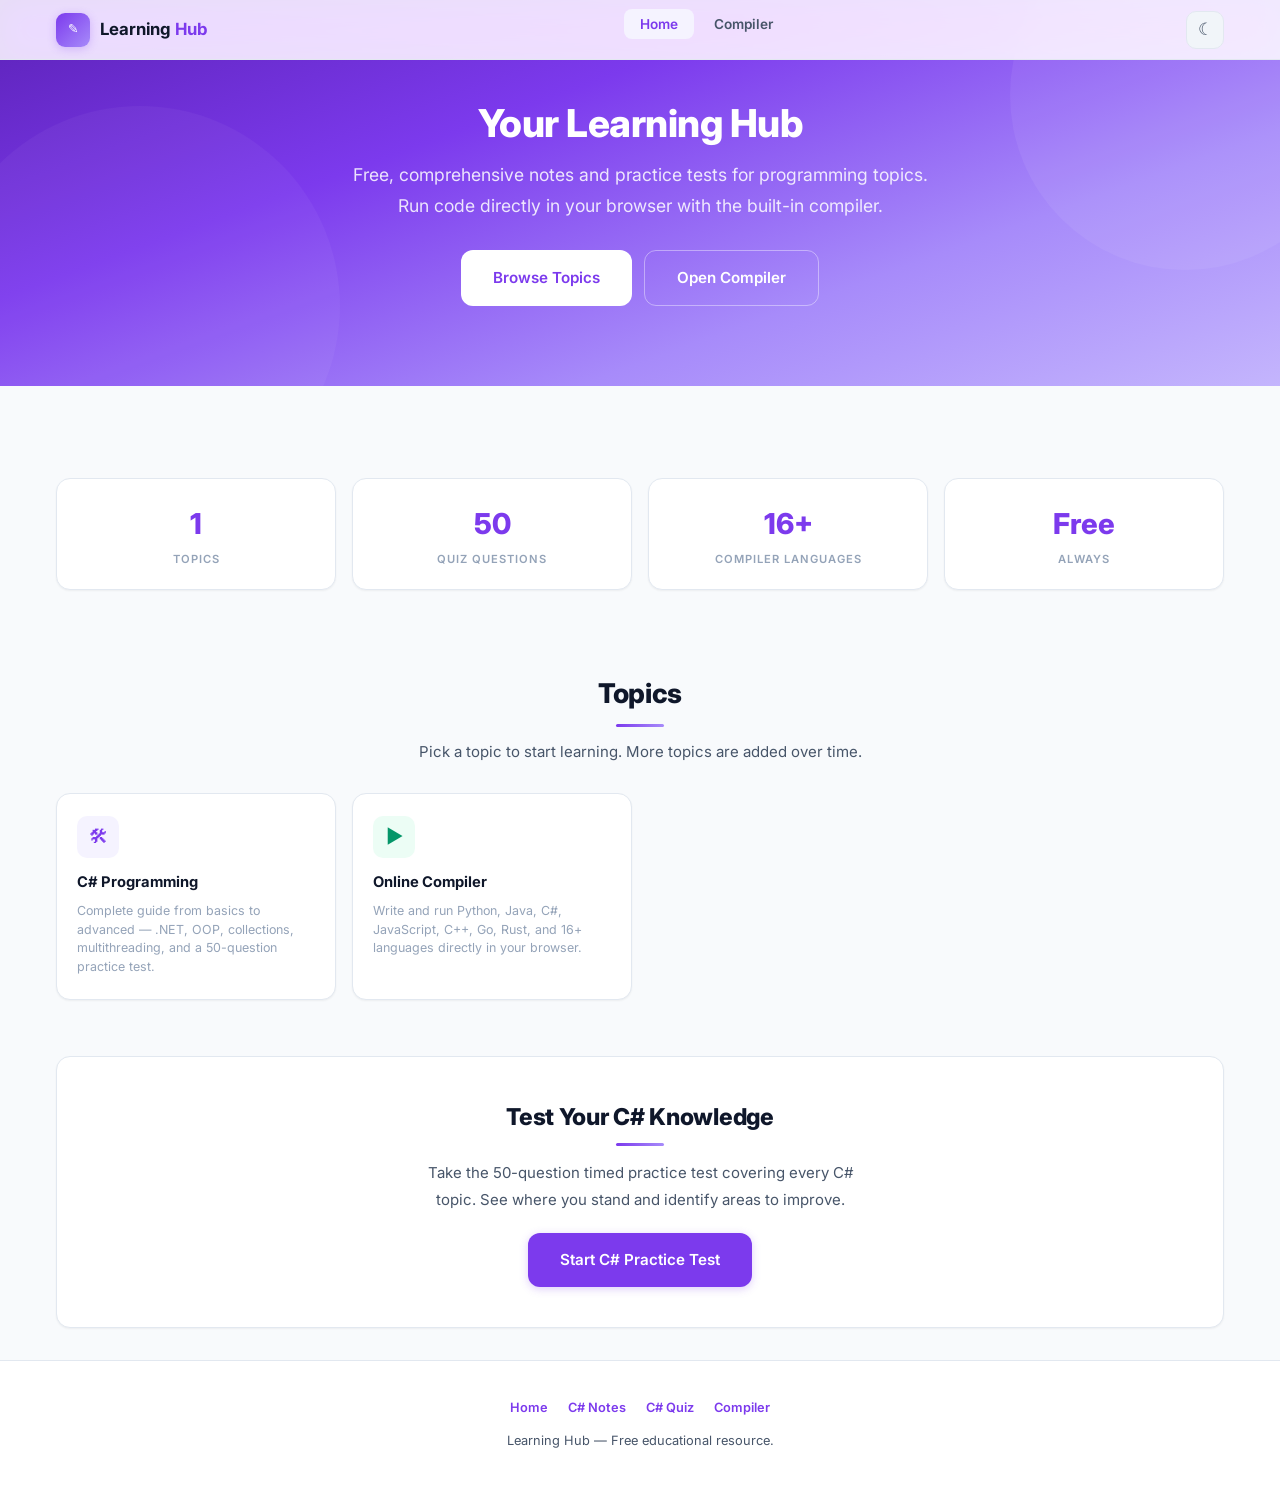
<file: index.html>
<!DOCTYPE html>
<html lang="en">
<head>
    <meta charset="UTF-8">
    <meta name="viewport" content="width=device-width, initial-scale=1.0">
    <title>Learning Hub - Notes, Quizzes & Online Compiler</title>
    <meta name="description" content="Free programming notes, practice tests, and an online compiler for C#, Python, Java, and more.">
    <link rel="preconnect" href="https://fonts.googleapis.com">
    <link href="https://fonts.googleapis.com/css2?family=Inter:wght@400;500;600;700;800&family=JetBrains+Mono:wght@400;500&display=swap" rel="stylesheet">
    <link rel="stylesheet" href="./css/style.css">
</head>
<body>

<nav class="navbar">
    <div class="container">
        <a href="index.html" class="nav-logo">
            <div class="nav-logo-icon">&#9998;</div>
            <div class="nav-logo-text">Learning <span>Hub</span></div>
        </a>
        <ul class="nav-links">
            <li><a href="index.html" class="active">Home</a></li>
            <li><a href="compiler.html">Compiler</a></li>
        </ul>
        <div class="nav-right">
            <button class="theme-toggle" onclick="toggleTheme()" aria-label="Toggle dark mode"></button>
            <button class="hamburger" onclick="toggleMobileNav()" aria-label="Menu">
                <svg viewBox="0 0 24 24" fill="none" stroke="currentColor" stroke-width="2"><path d="M3 12h18M3 6h18M3 18h18"/></svg>
            </button>
        </div>
    </div>
</nav>

<div class="mobile-nav" id="mobileNav">
    <div class="mobile-nav-inner">
        <a href="index.html" class="active">Home</a>
        <a href="compiler.html">Compiler</a>
    </div>
</div>

<section class="home-hero">
    <div class="container">
        <h1>Your Learning Hub</h1>
        <p>Free, comprehensive notes and practice tests for programming topics. Run code directly in your browser with the built-in compiler.</p>
        <div class="btn-group">
            <a href="#topics" class="btn btn-white btn-lg">Browse Topics</a>
            <a href="compiler.html" class="btn btn-outline btn-lg" style="color:#fff;border-color:rgba(255,255,255,.4);">Open Compiler</a>
        </div>
    </div>
</section>

<div class="content-no-sidebar">
    <div class="container">
        <div class="stats-bar">
            <div class="stat-card fade-in"><div class="val">1</div><div class="lbl">Topics</div></div>
            <div class="stat-card fade-in"><div class="val">50</div><div class="lbl">Quiz Questions</div></div>
            <div class="stat-card fade-in"><div class="val">16+</div><div class="lbl">Compiler Languages</div></div>
            <div class="stat-card fade-in"><div class="val">Free</div><div class="lbl">Always</div></div>
        </div>

        <div class="section-title" id="topics">
            <h2>Topics</h2>
            <div class="section-line"></div>
            <p>Pick a topic to start learning. More topics are added over time.</p>
        </div>

        <div class="topic-grid">
            <a href="csharp/notes.html" class="topic-card">
                <div class="topic-card-icon icon-purple">&#128736;</div>
                <h3>C# Programming</h3>
                <p>Complete guide from basics to advanced &mdash; .NET, OOP, collections, multithreading, and a 50-question practice test.</p>
            </a>
            <a href="compiler.html" class="topic-card">
                <div class="topic-card-icon icon-green">&#9654;</div>
                <h3>Online Compiler</h3>
                <p>Write and run Python, Java, C#, JavaScript, C++, Go, Rust, and 16+ languages directly in your browser.</p>
            </a>
            <!-- Add new topics here: create a folder (e.g. python/) with notes.html + quiz.html, then add a card -->
        </div>

        <div class="card" style="text-align:center;padding:40px 24px;margin:32px 0;">
            <h2>Test Your C# Knowledge</h2>
            <div class="section-line" style="margin:0 auto 14px;"></div>
            <p style="max-width:460px;margin:0 auto 20px;">Take the 50-question timed practice test covering every C# topic. See where you stand and identify areas to improve.</p>
            <a href="csharp/quiz.html" class="btn btn-primary btn-lg">Start C# Practice Test</a>
        </div>
    </div>
</div>

<footer class="footer">
    <div class="container">
        <div class="footer-links">
            <a href="index.html">Home</a>
            <a href="csharp/notes.html">C# Notes</a>
            <a href="csharp/quiz.html">C# Quiz</a>
            <a href="compiler.html">Compiler</a>
        </div>
        <p>Learning Hub &mdash; Free educational resource.</p>
    </div>
</footer>

<button class="back-top" id="backTop" onclick="window.scrollTo({top:0})">&#8593;</button>

<script src="./js/app.js"></script>
</body>
</html>
</file>
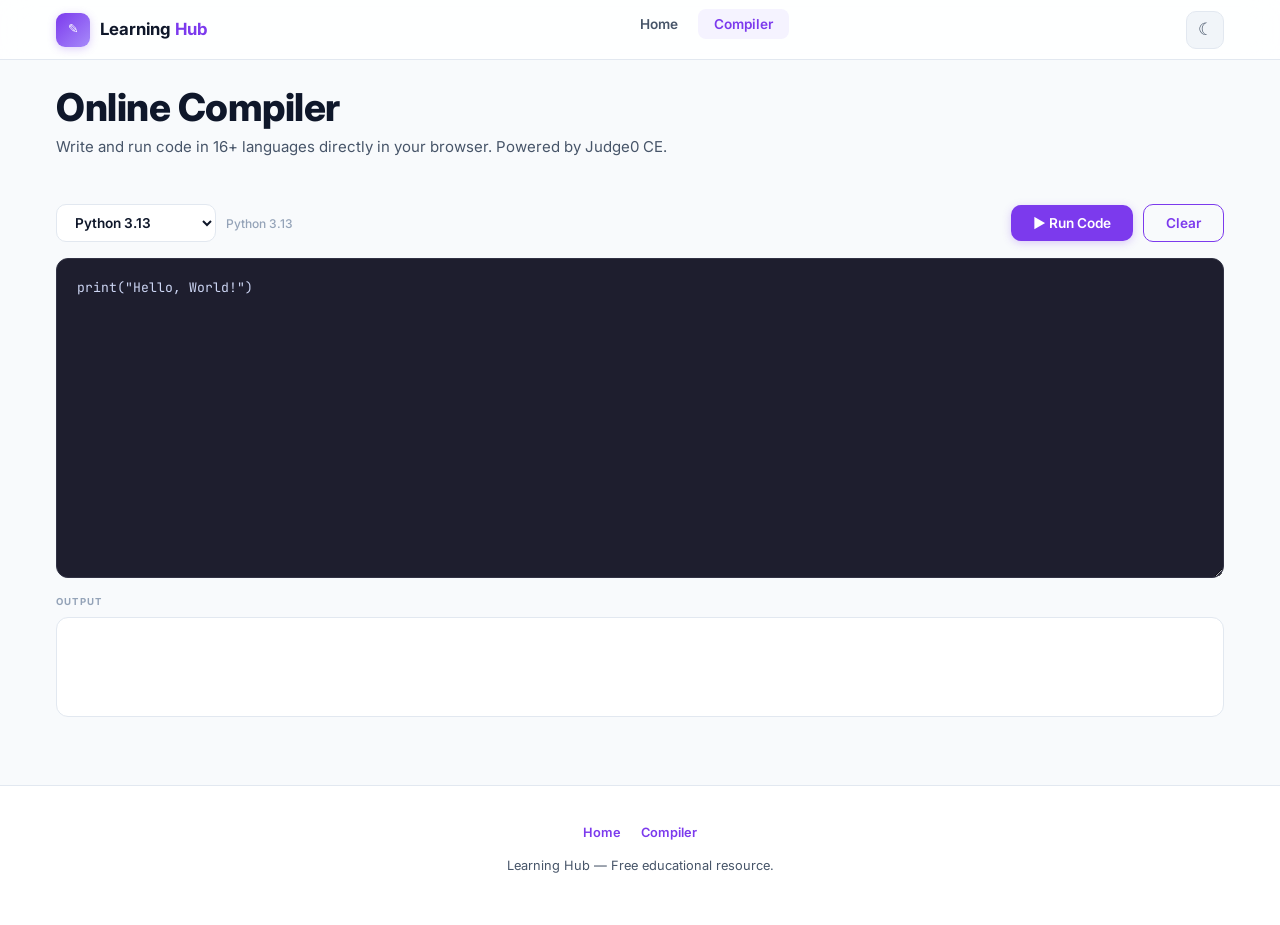
<file: compiler.html>
<!DOCTYPE html>
<html lang="en">
<head>
    <meta charset="UTF-8">
    <meta name="viewport" content="width=device-width, initial-scale=1.0">
    <title>Online Compiler - Learning Hub</title>
    <meta name="description" content="Run Python, Java, C#, JavaScript, C++, Go, Rust, and 16+ languages directly in your browser.">
    <link rel="preconnect" href="https://fonts.googleapis.com">
    <link href="https://fonts.googleapis.com/css2?family=Inter:wght@400;500;600;700;800&family=JetBrains+Mono:wght@400;500&display=swap" rel="stylesheet">
    <link rel="stylesheet" href="./css/style.css">
</head>
<body>

<nav class="navbar">
    <div class="container">
        <a href="index.html" class="nav-logo">
            <div class="nav-logo-icon">&#9998;</div>
            <div class="nav-logo-text">Learning <span>Hub</span></div>
        </a>
        <ul class="nav-links">
            <li><a href="index.html">Home</a></li>
            <li><a href="compiler.html" class="active">Compiler</a></li>
        </ul>
        <div class="nav-right">
            <button class="theme-toggle" onclick="toggleTheme()" aria-label="Toggle dark mode"></button>
            <button class="hamburger" onclick="toggleMobileNav()" aria-label="Menu">
                <svg viewBox="0 0 24 24" fill="none" stroke="currentColor" stroke-width="2"><path d="M3 12h18M3 6h18M3 18h18"/></svg>
            </button>
        </div>
    </div>
</nav>

<div class="mobile-nav" id="mobileNav">
    <div class="mobile-nav-inner">
        <a href="index.html">Home</a>
        <a href="compiler.html" class="active">Compiler</a>
    </div>
</div>

<div class="content-no-sidebar">
    <div class="container">
        <div style="padding-top:24px;">
            <h1 style="margin-bottom:4px;">Online Compiler</h1>
            <p style="margin-bottom:20px;">Write and run code in 16+ languages directly in your browser. Powered by Judge0 CE.</p>

            <div class="compiler-wrap">
                <div class="compiler-toolbar">
                    <select id="langSelect" class="compiler-select"></select>
                    <span id="langInfo" class="compiler-status"></span>
                    <div style="flex:1;"></div>
                    <button class="btn btn-primary" id="runBtn" onclick="runCode()">&#9654; Run Code</button>
                    <button class="btn btn-outline" onclick="clearEditor()">Clear</button>
                </div>

                <textarea id="codeEditor" class="compiler-editor" spellcheck="false" autocomplete="off" autocorrect="off" autocapitalize="off"></textarea>

                <div>
                    <div class="compiler-output-label">Output</div>
                    <div id="compilerOutput" class="compiler-output"></div>
                    <div id="runStatus" class="compiler-status" style="margin-top:8px;"></div>
                </div>
            </div>
        </div>
    </div>
</div>

<footer class="footer">
    <div class="container">
        <div class="footer-links">
            <a href="index.html">Home</a>
            <a href="compiler.html">Compiler</a>
        </div>
        <p>Learning Hub &mdash; Free educational resource.</p>
    </div>
</footer>

<button class="back-top" id="backTop" onclick="window.scrollTo({top:0})">&#8593;</button>

<script src="./js/app.js"></script>
<script src="./js/compiler.js"></script>
</body>
</html>
</file>
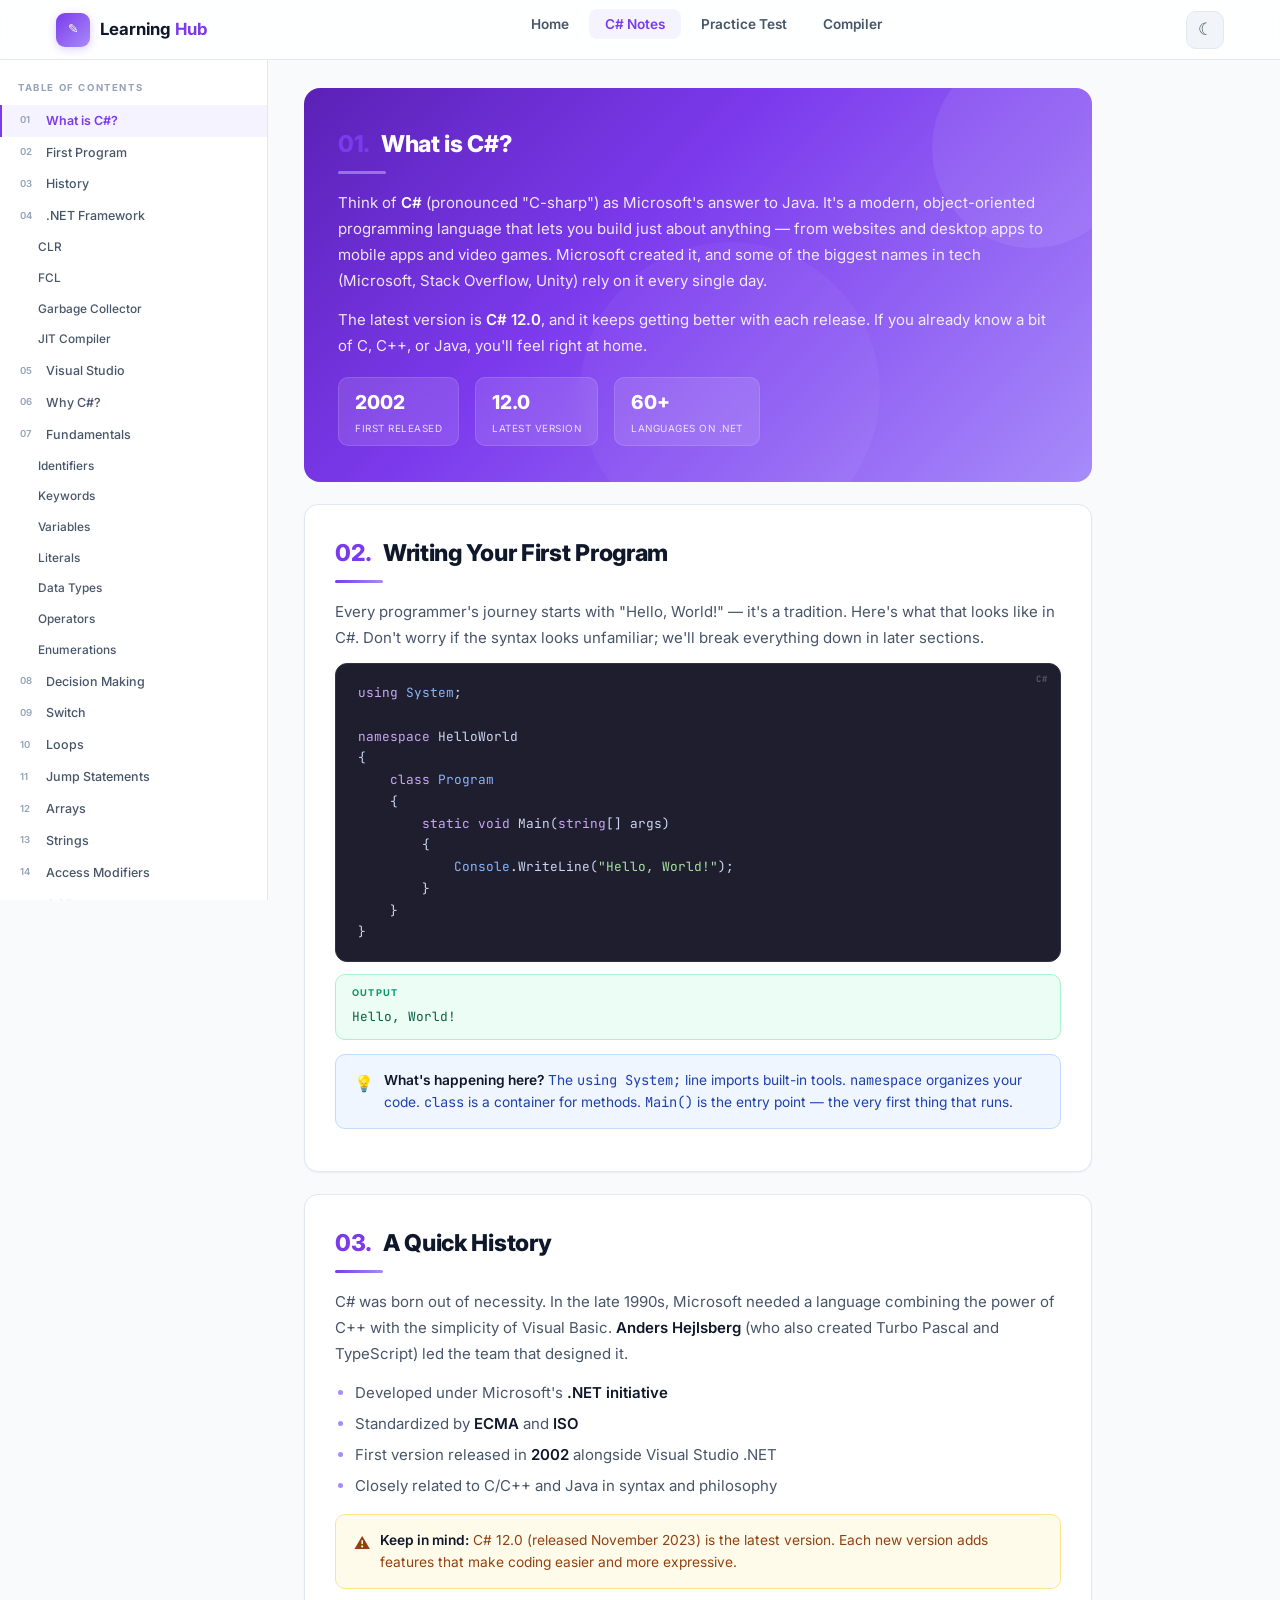
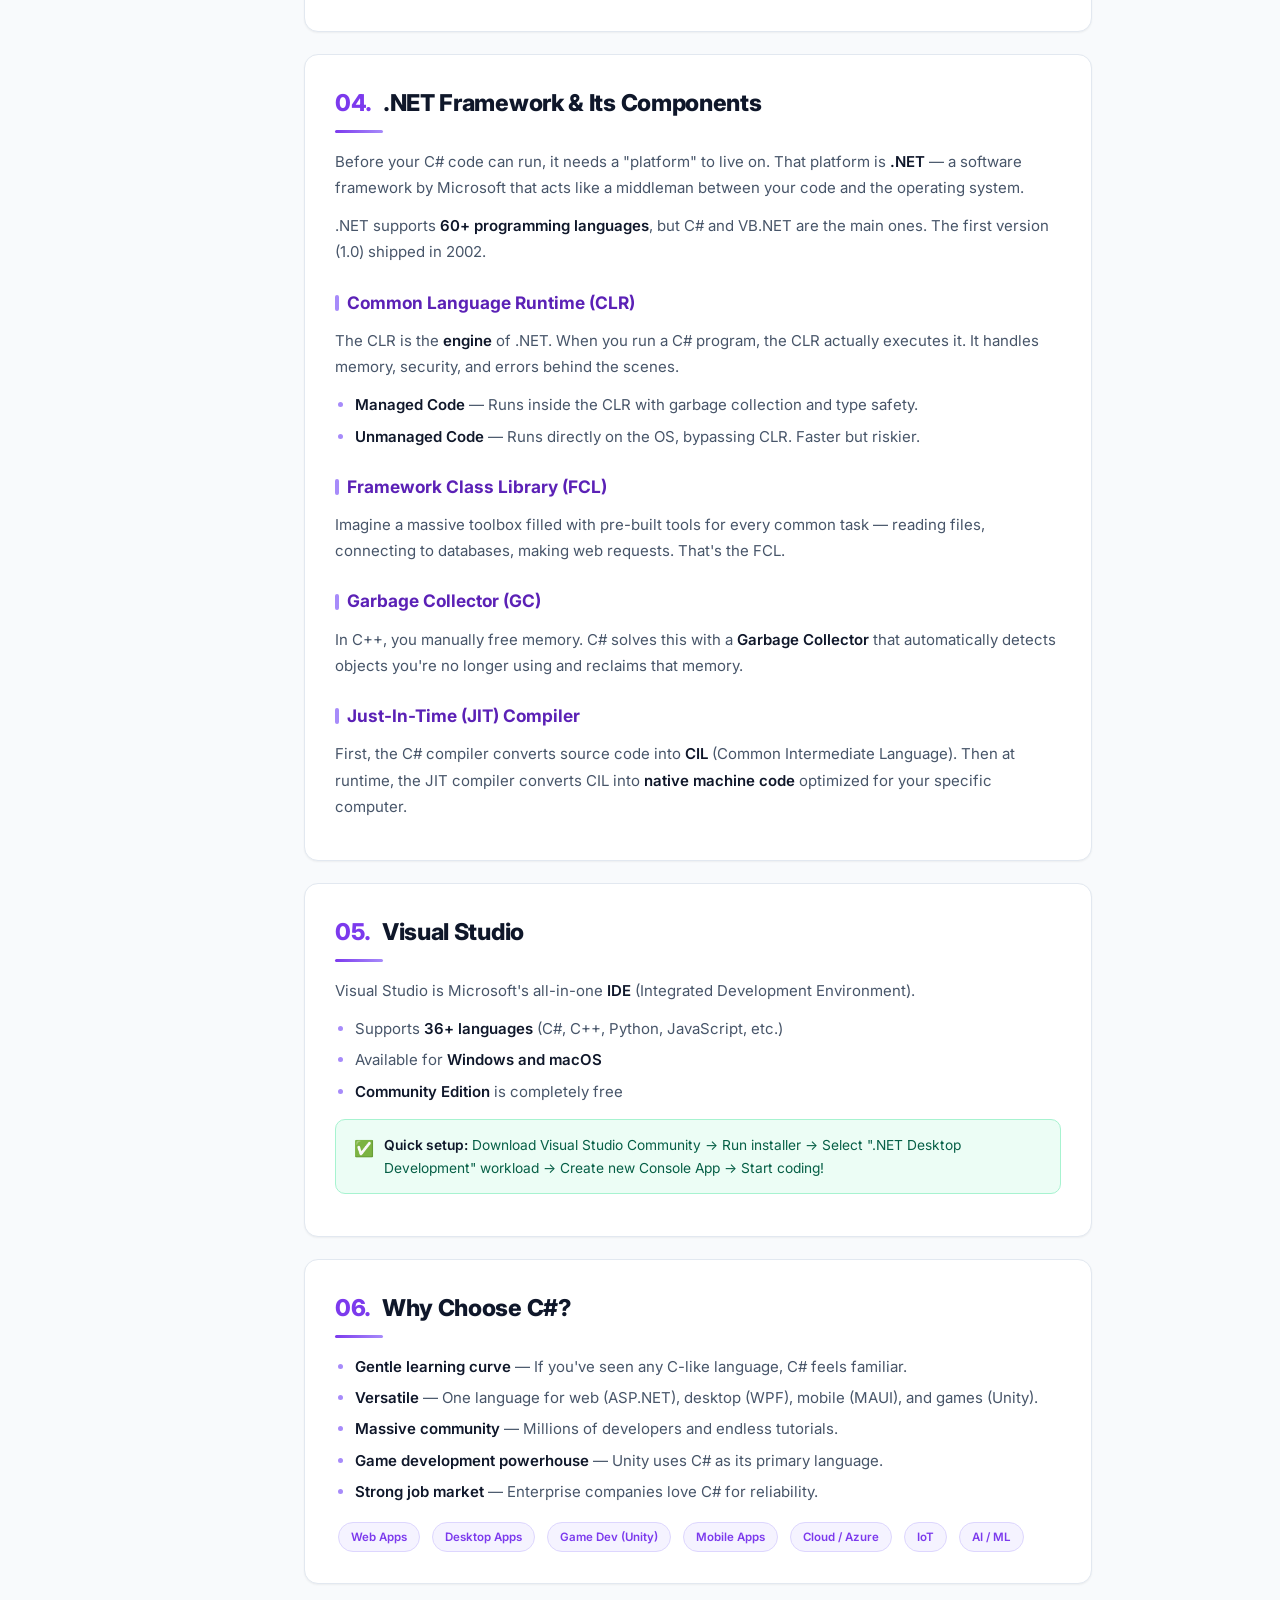
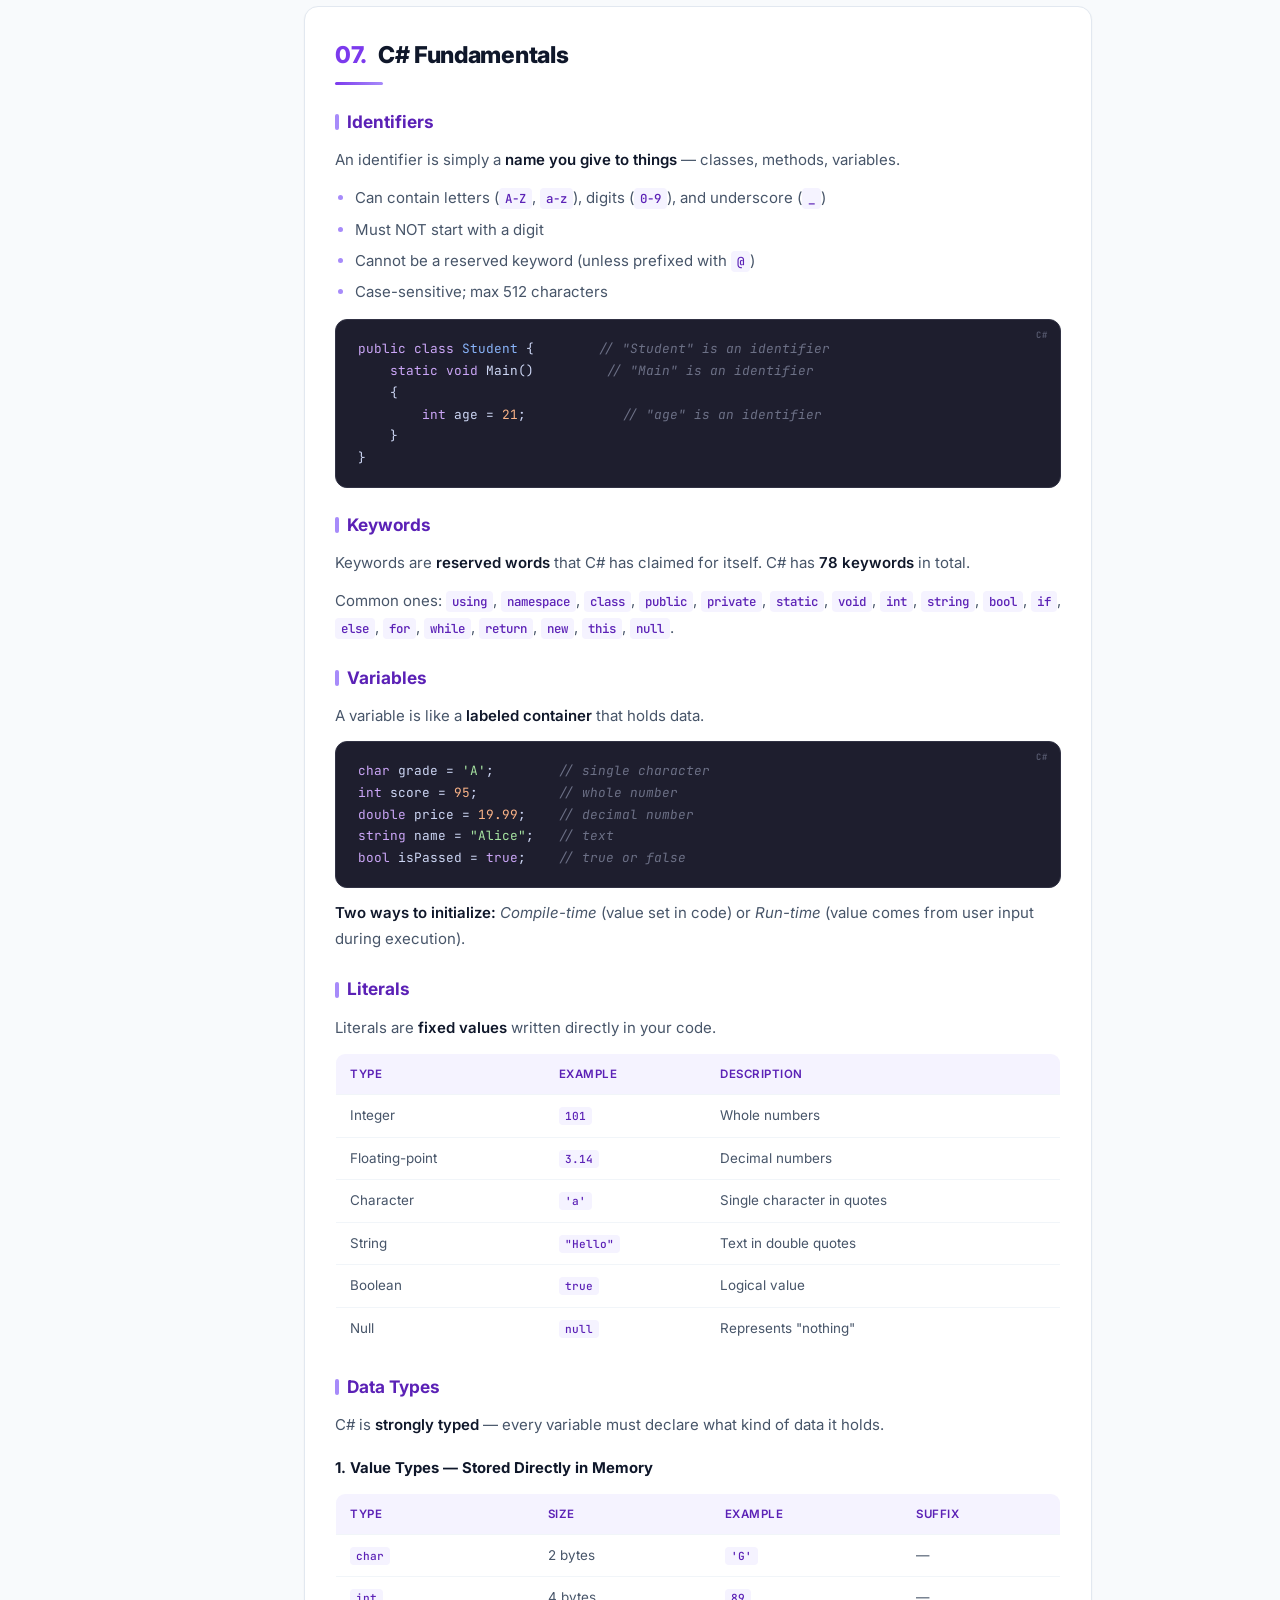
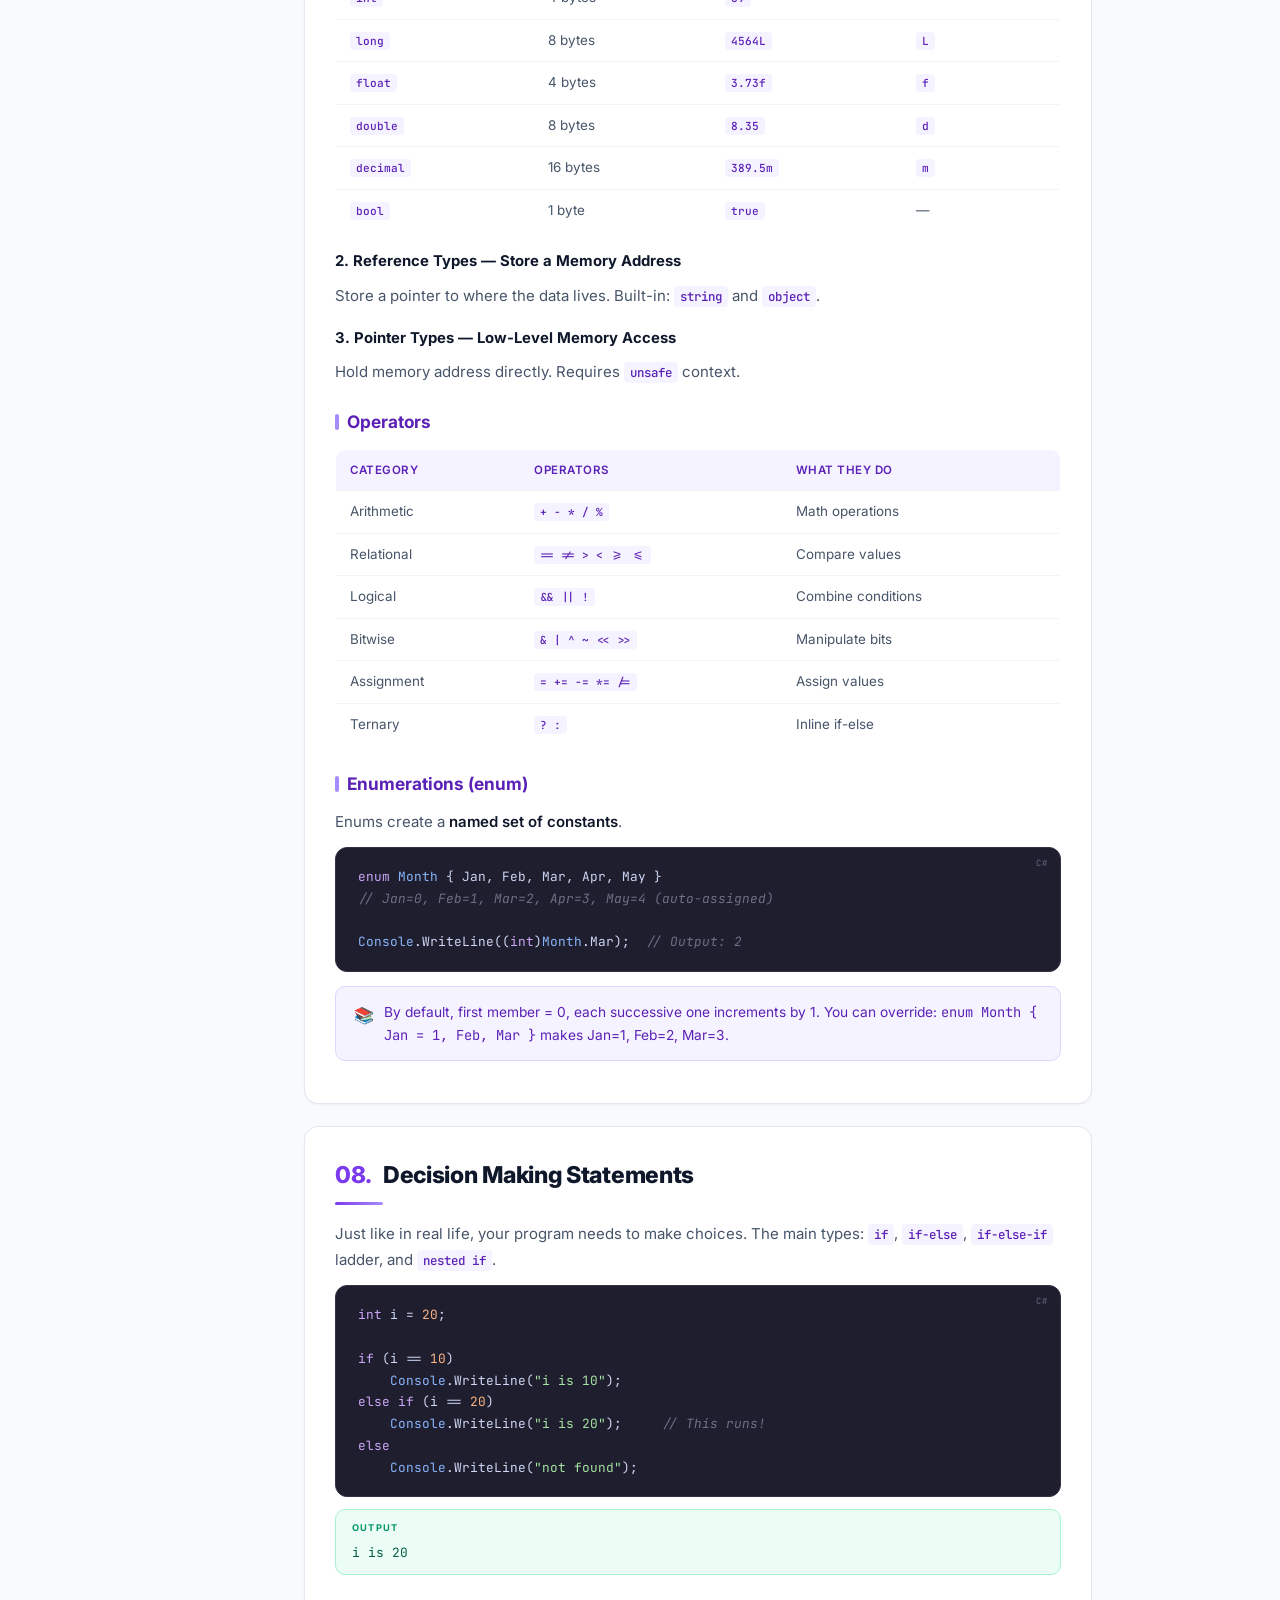
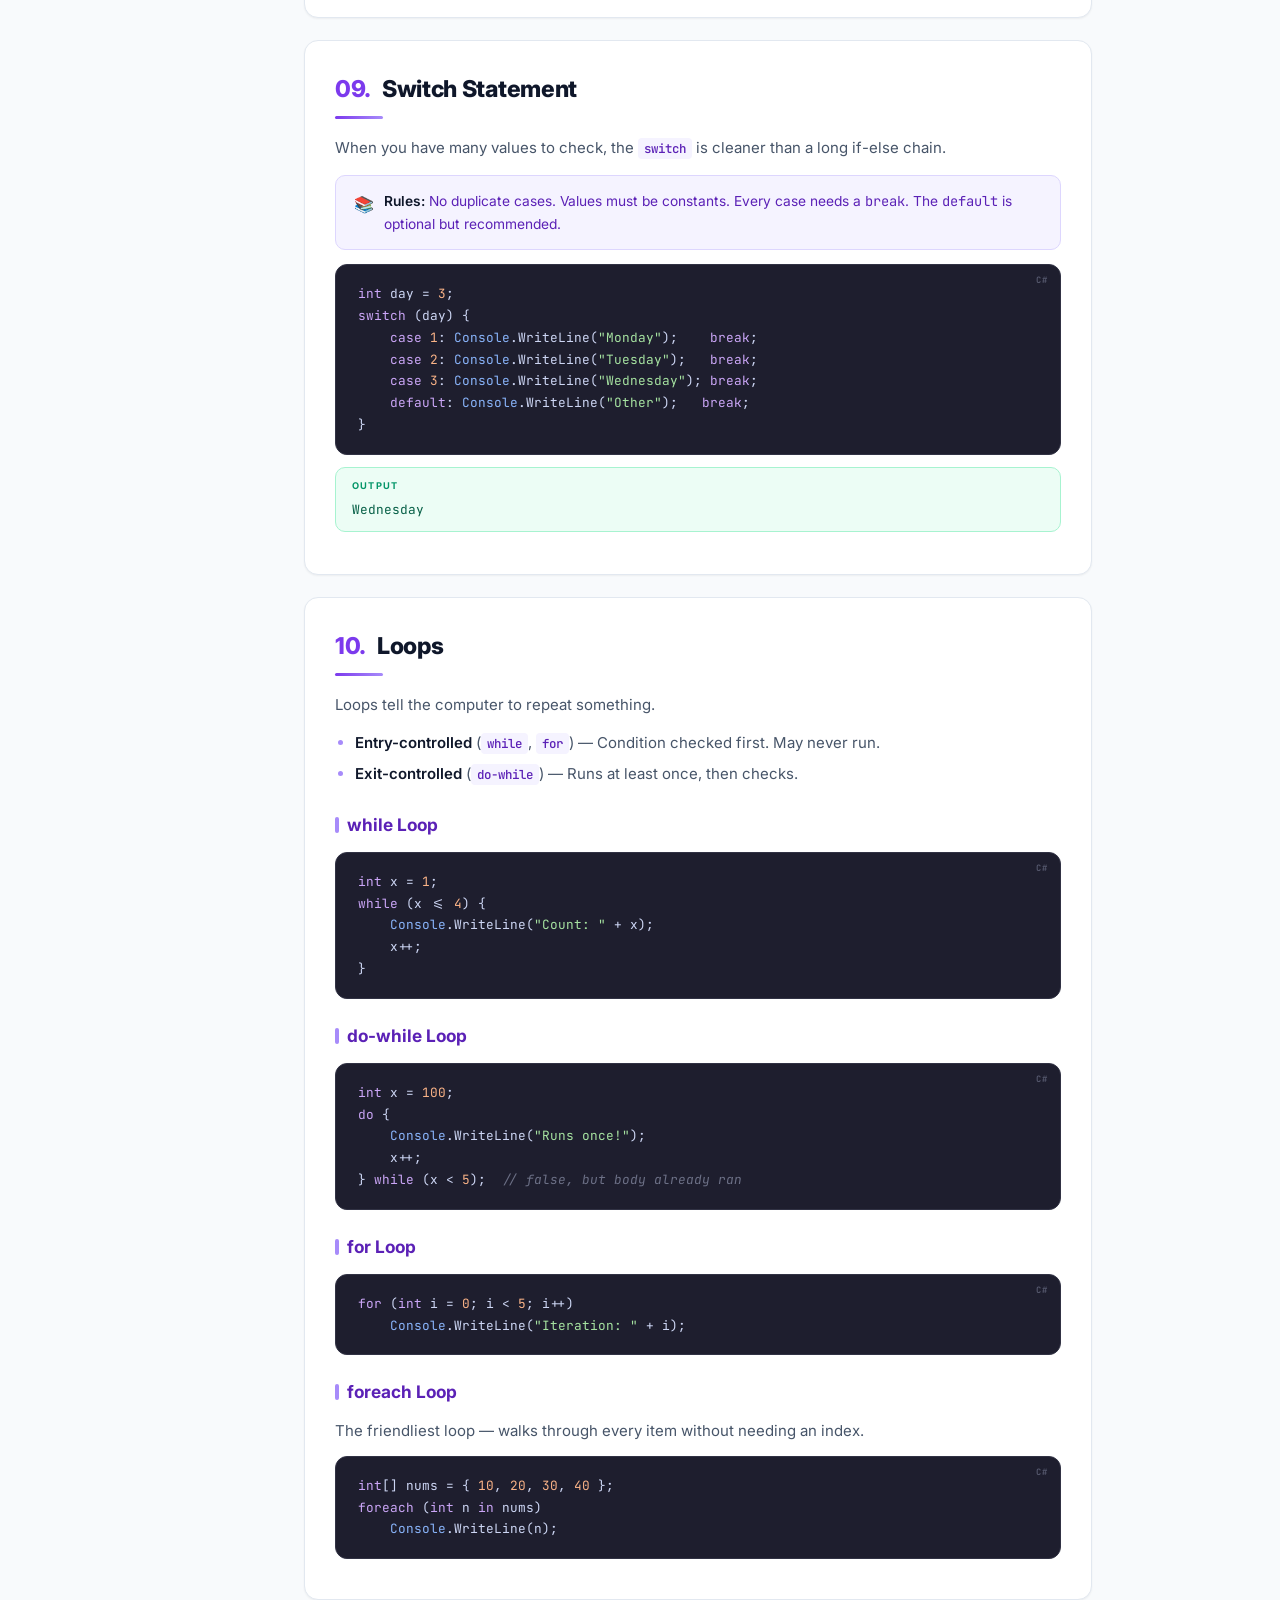
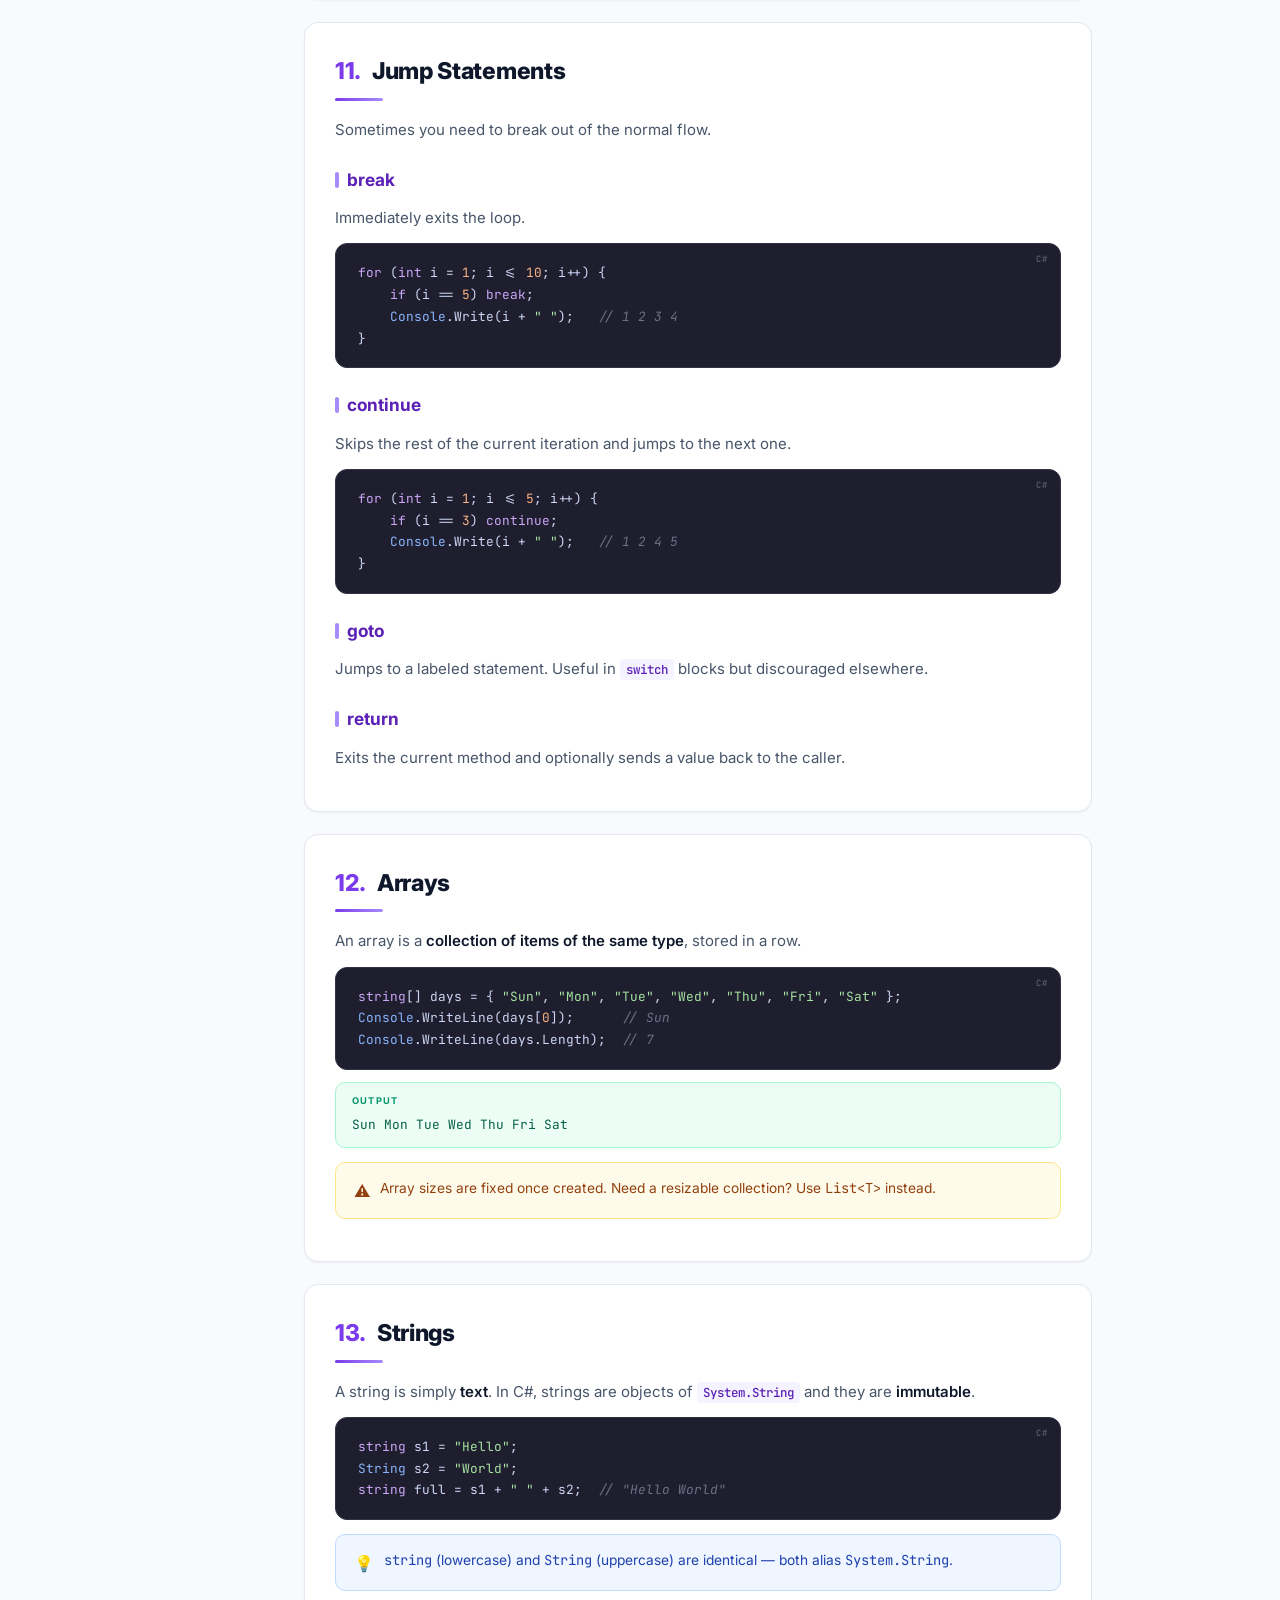
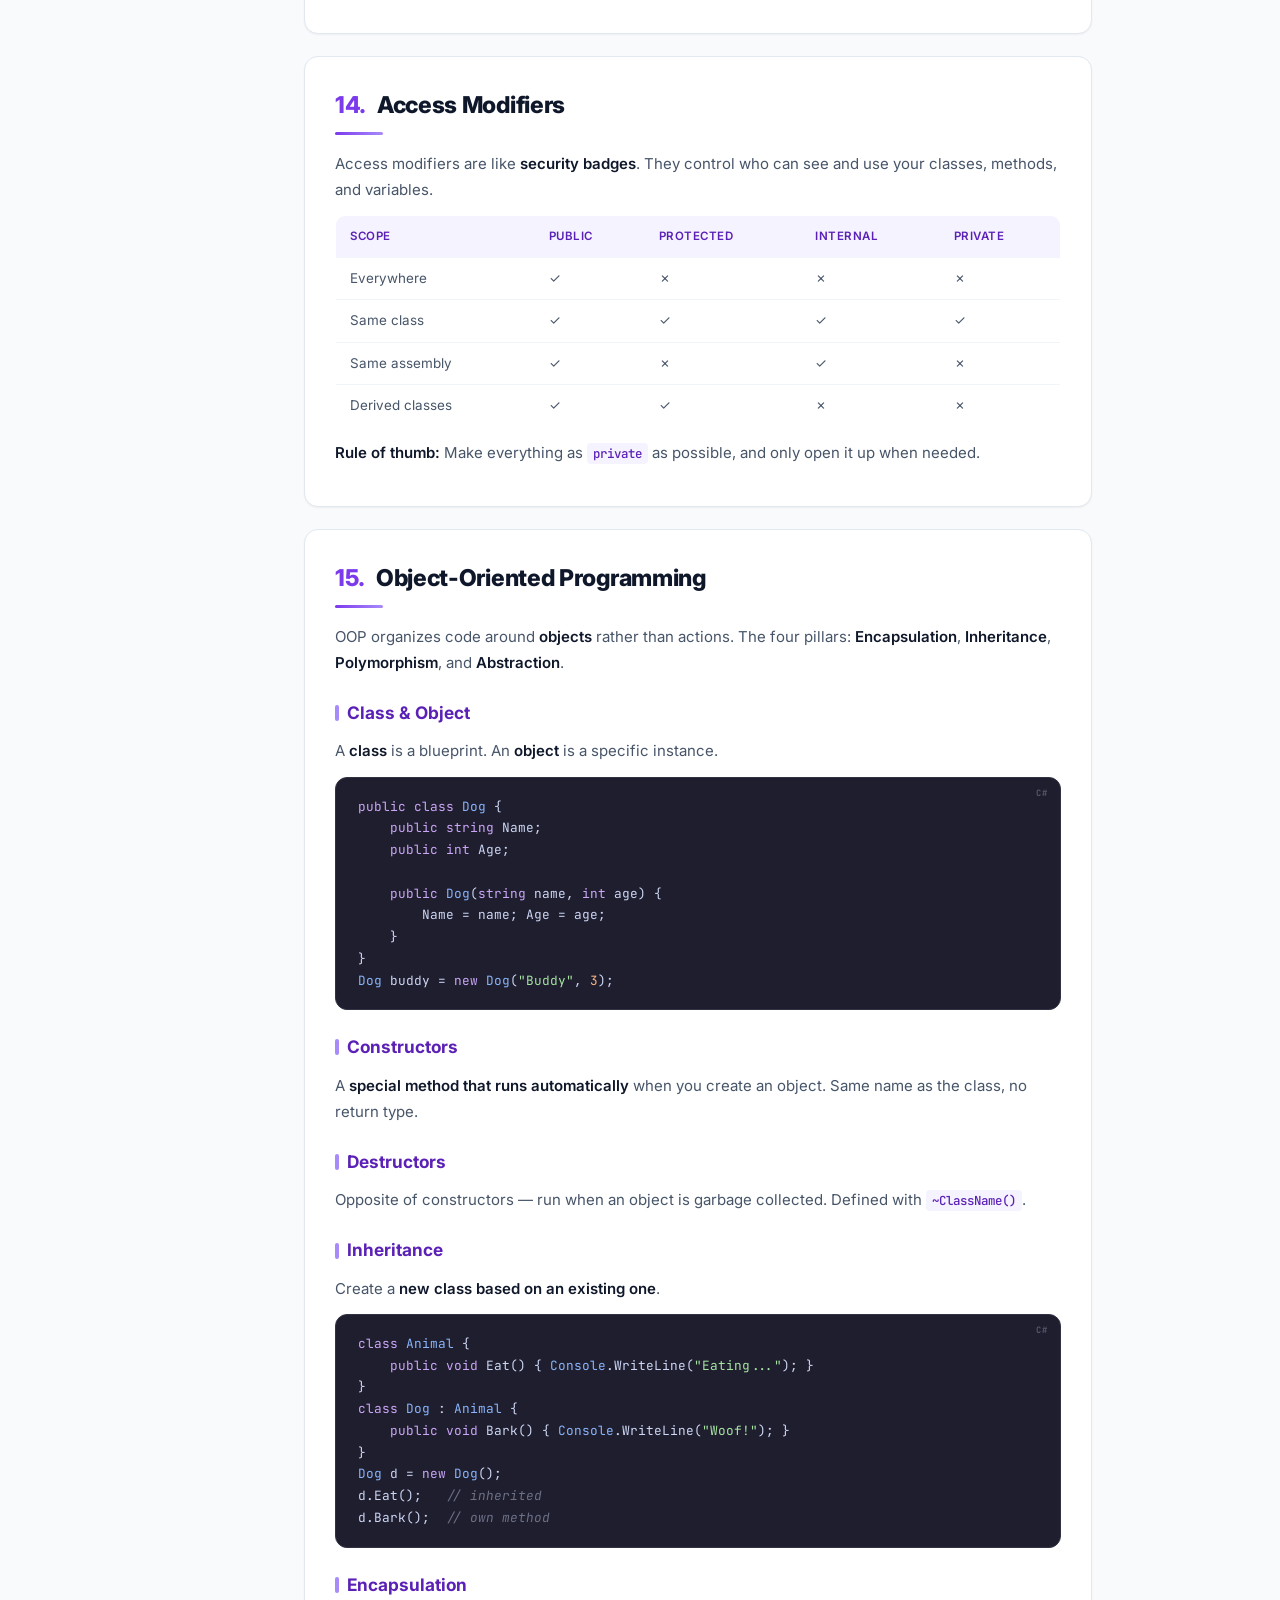
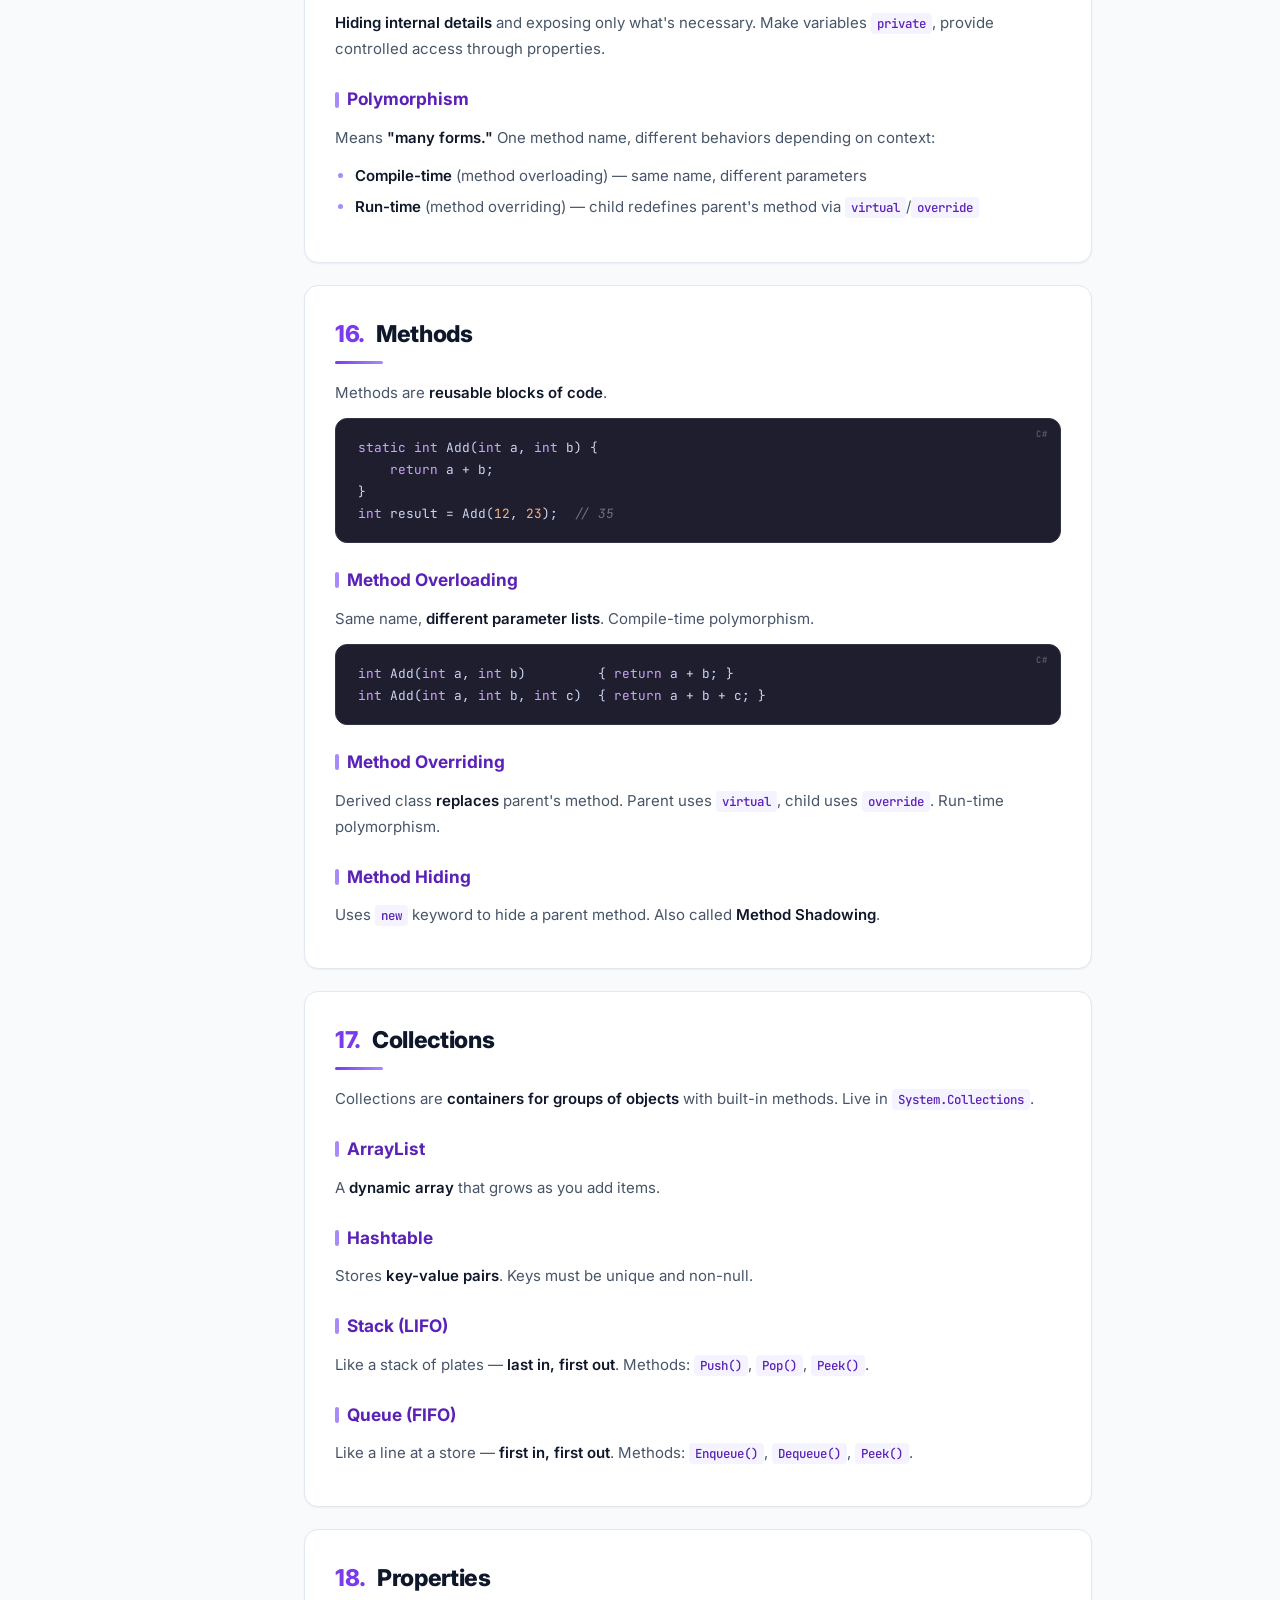
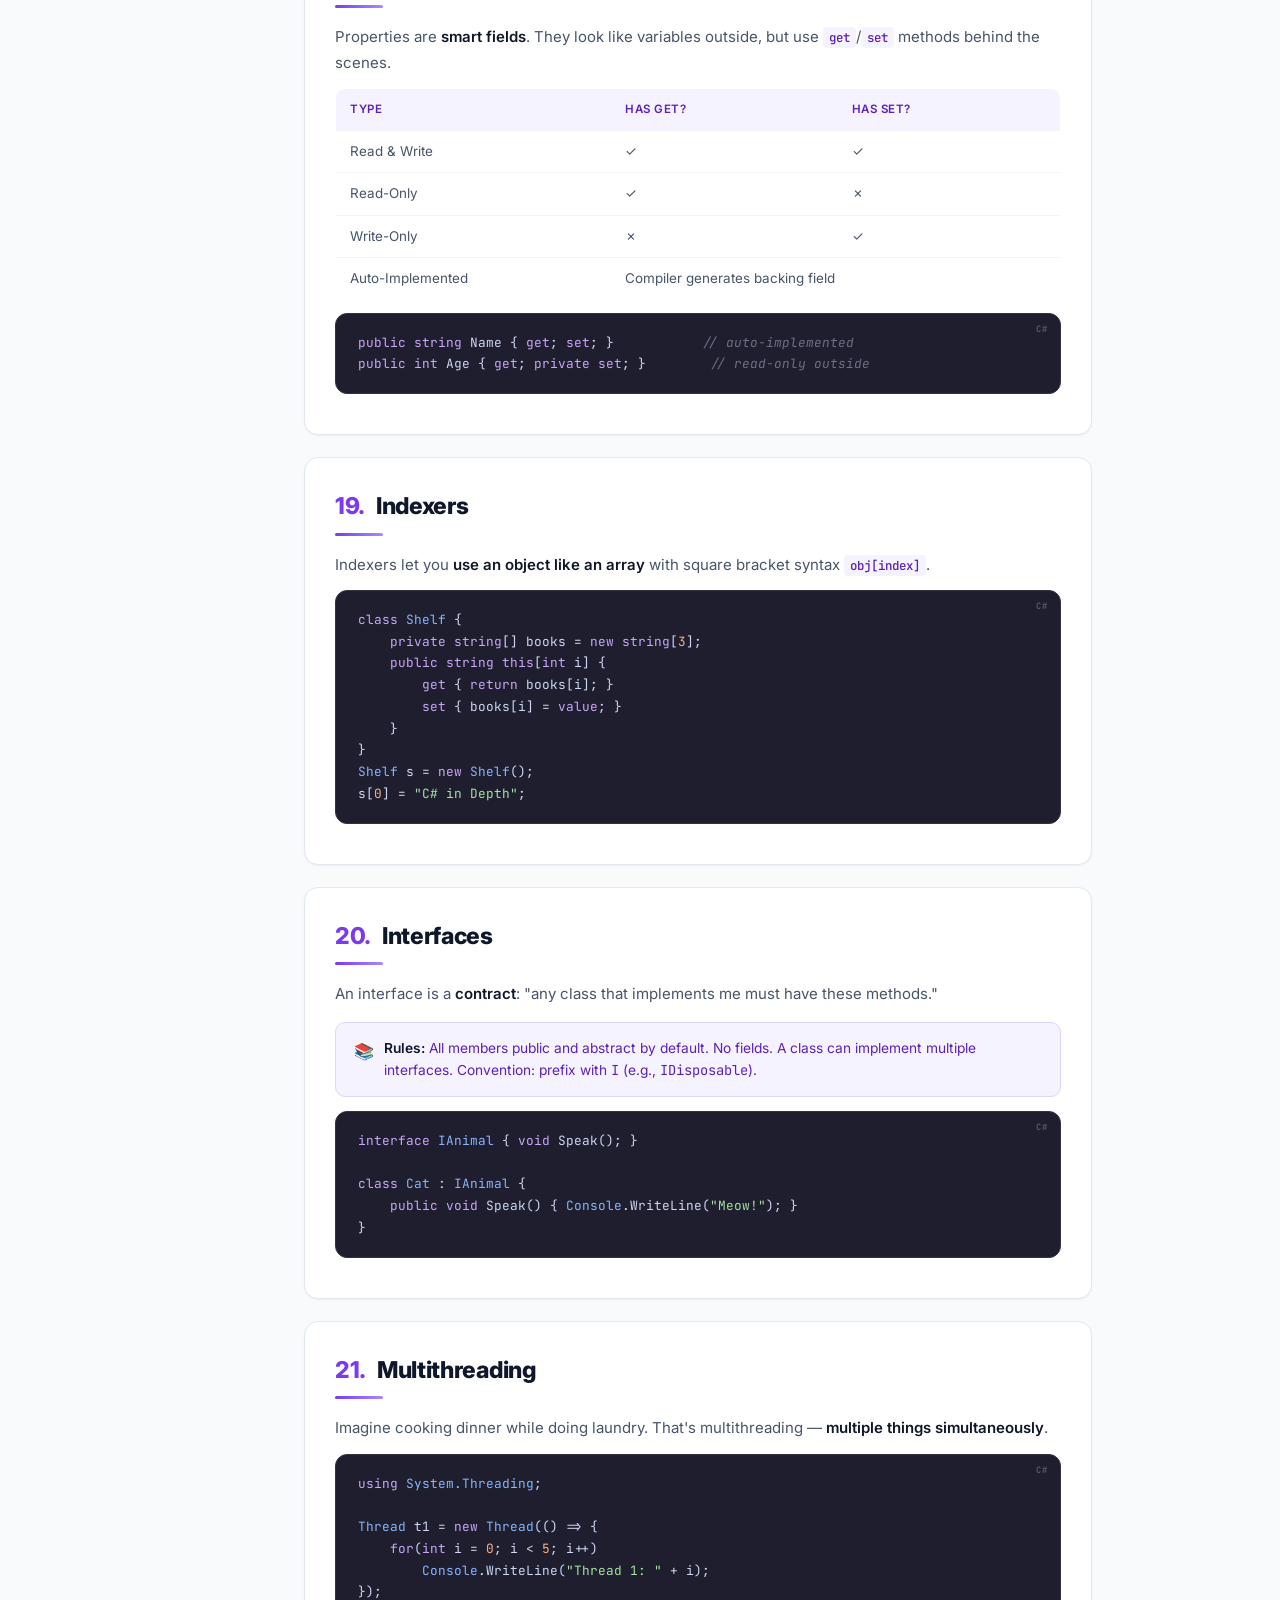
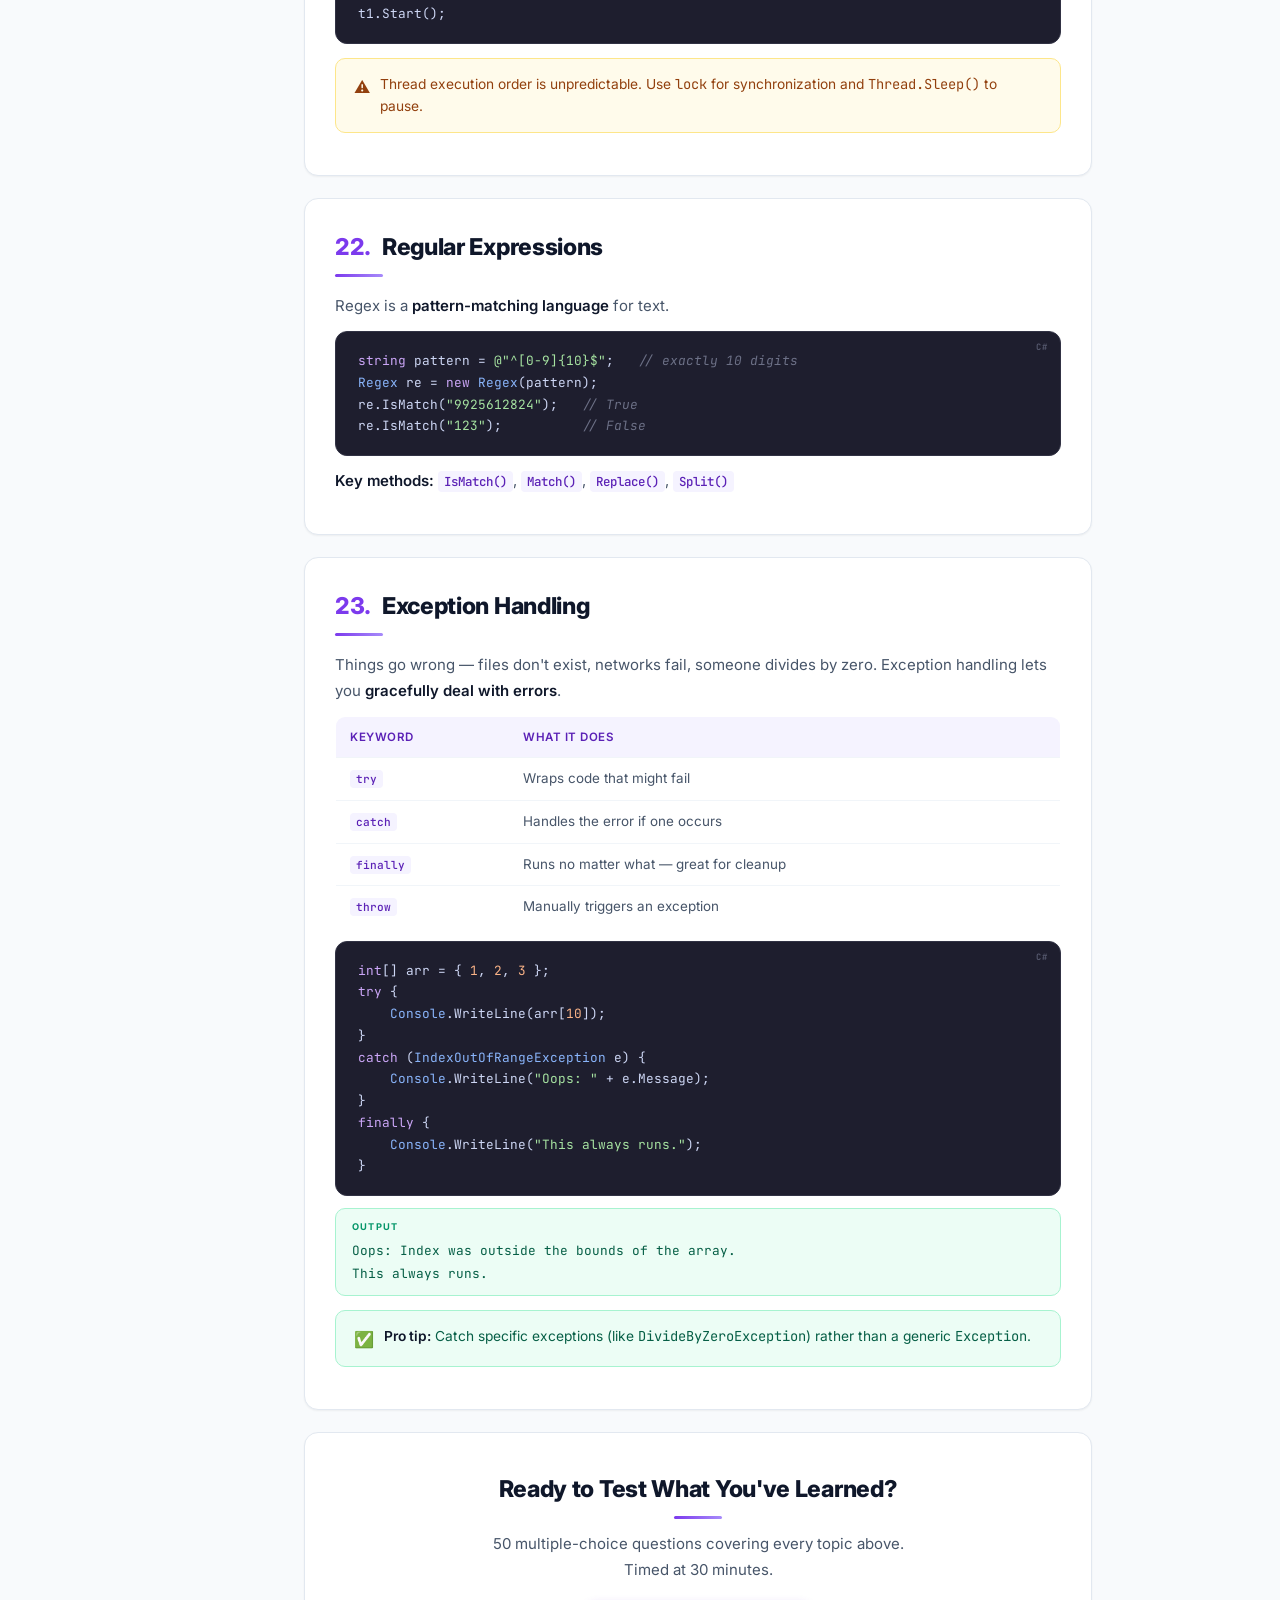
<file: csharp/notes.html>
<!DOCTYPE html>
<html lang="en">
<head>
    <meta charset="UTF-8">
    <meta name="viewport" content="width=device-width, initial-scale=1.0">
    <title>C# Notes - Learning Hub</title>
    <meta name="description" content="Complete C# programming notes covering .NET, fundamentals, OOP, collections, multithreading, and more.">
    <link rel="preconnect" href="https://fonts.googleapis.com">
    <link href="https://fonts.googleapis.com/css2?family=Inter:wght@400;500;600;700;800&family=JetBrains+Mono:wght@400;500&display=swap" rel="stylesheet">
    <link rel="stylesheet" href="../css/style.css">
</head>
<body>

<nav class="navbar">
    <div class="container">
        <a href="../index.html" class="nav-logo">
            <div class="nav-logo-icon">&#9998;</div>
            <div class="nav-logo-text">Learning <span>Hub</span></div>
        </a>
        <ul class="nav-links">
            <li><a href="../index.html">Home</a></li>
            <li><a href="notes.html" class="active">C# Notes</a></li>
            <li><a href="quiz.html">Practice Test</a></li>
            <li><a href="../compiler.html">Compiler</a></li>
        </ul>
        <div class="nav-right">
            <button class="theme-toggle" onclick="toggleTheme()" aria-label="Toggle dark mode"></button>
            <button class="hamburger" onclick="toggleSidebar()" aria-label="Menu">
                <svg viewBox="0 0 24 24" fill="none" stroke="currentColor" stroke-width="2"><path d="M3 12h18M3 6h18M3 18h18"/></svg>
            </button>
        </div>
    </div>
</nav>

<aside class="sidebar" id="sidebar">
    <div class="toc-title">Table of Contents</div>
    <a href="#intro"><span class="num">01</span> What is C#?</a>
    <a href="#first-program"><span class="num">02</span> First Program</a>
    <a href="#history"><span class="num">03</span> History</a>
    <a href="#dotnet"><span class="num">04</span> .NET Framework</a>
    <a href="#dotnet-clr" class="sub">CLR</a>
    <a href="#dotnet-fcl" class="sub">FCL</a>
    <a href="#dotnet-gc" class="sub">Garbage Collector</a>
    <a href="#dotnet-jit" class="sub">JIT Compiler</a>
    <a href="#visual-studio"><span class="num">05</span> Visual Studio</a>
    <a href="#why-csharp"><span class="num">06</span> Why C#?</a>
    <a href="#fundamentals"><span class="num">07</span> Fundamentals</a>
    <a href="#identifiers" class="sub">Identifiers</a>
    <a href="#keywords" class="sub">Keywords</a>
    <a href="#variables" class="sub">Variables</a>
    <a href="#literals" class="sub">Literals</a>
    <a href="#data-types" class="sub">Data Types</a>
    <a href="#operators" class="sub">Operators</a>
    <a href="#enums" class="sub">Enumerations</a>
    <a href="#decision-making"><span class="num">08</span> Decision Making</a>
    <a href="#switch"><span class="num">09</span> Switch</a>
    <a href="#loops"><span class="num">10</span> Loops</a>
    <a href="#jump-statements"><span class="num">11</span> Jump Statements</a>
    <a href="#arrays"><span class="num">12</span> Arrays</a>
    <a href="#strings"><span class="num">13</span> Strings</a>
    <a href="#access-modifiers"><span class="num">14</span> Access Modifiers</a>
    <a href="#oop"><span class="num">15</span> OOP</a>
    <a href="#class-object" class="sub">Class &amp; Object</a>
    <a href="#constructors" class="sub">Constructors</a>
    <a href="#destructors" class="sub">Destructors</a>
    <a href="#inheritance" class="sub">Inheritance</a>
    <a href="#encapsulation" class="sub">Encapsulation</a>
    <a href="#polymorphism" class="sub">Polymorphism</a>
    <a href="#methods"><span class="num">16</span> Methods</a>
    <a href="#method-overloading" class="sub">Overloading</a>
    <a href="#method-overriding" class="sub">Overriding</a>
    <a href="#method-hiding" class="sub">Hiding</a>
    <a href="#collections"><span class="num">17</span> Collections</a>
    <a href="#properties"><span class="num">18</span> Properties</a>
    <a href="#indexers"><span class="num">19</span> Indexers</a>
    <a href="#interfaces"><span class="num">20</span> Interfaces</a>
    <a href="#multithreading"><span class="num">21</span> Multithreading</a>
    <a href="#regex"><span class="num">22</span> Regex</a>
    <a href="#exceptions"><span class="num">23</span> Exception Handling</a>
</aside>

<div class="content-with-sidebar">

<div class="hero" id="intro">
    <h2><span class="section-num">01.</span> What is C#?</h2>
    <div class="section-line"></div>
    <p>Think of <strong>C#</strong> (pronounced "C-sharp") as Microsoft's answer to Java. It's a modern, object-oriented programming language that lets you build just about anything &mdash; from websites and desktop apps to mobile apps and video games. Microsoft created it, and some of the biggest names in tech (Microsoft, Stack Overflow, Unity) rely on it every single day.</p>
    <p>The latest version is <strong>C# 12.0</strong>, and it keeps getting better with each release. If you already know a bit of C, C++, or Java, you'll feel right at home.</p>
    <div class="hero-stats">
        <div class="hero-stat"><div class="val">2002</div><div class="lbl">First Released</div></div>
        <div class="hero-stat"><div class="val">12.0</div><div class="lbl">Latest Version</div></div>
        <div class="hero-stat"><div class="val">60+</div><div class="lbl">Languages on .NET</div></div>
    </div>
</div>

<section class="card" id="first-program">
    <h2><span class="section-num">02.</span> Writing Your First Program</h2>
    <div class="section-line"></div>
    <p>Every programmer's journey starts with "Hello, World!" &mdash; it's a tradition. Here's what that looks like in C#. Don't worry if the syntax looks unfamiliar; we'll break everything down in later sections.</p>
<pre><span class="kw">using</span> <span class="tp">System</span>;

<span class="kw">namespace</span> HelloWorld
{
    <span class="kw">class</span> <span class="tp">Program</span>
    {
        <span class="kw">static void</span> Main(<span class="kw">string</span>[] args)
        {
            <span class="tp">Console</span>.WriteLine(<span class="str">"Hello, World!"</span>);
        }
    }
}</pre>
    <div class="output-box">Hello, World!</div>
    <div class="callout callout-blue">
        <div class="callout-icon">&#128161;</div>
        <div><strong>What's happening here?</strong> The <code>using System;</code> line imports built-in tools. <code>namespace</code> organizes your code. <code>class</code> is a container for methods. <code>Main()</code> is the entry point &mdash; the very first thing that runs.</div>
    </div>
</section>

<section class="card" id="history">
    <h2><span class="section-num">03.</span> A Quick History</h2>
    <div class="section-line"></div>
    <p>C# was born out of necessity. In the late 1990s, Microsoft needed a language combining the power of C++ with the simplicity of Visual Basic. <strong>Anders Hejlsberg</strong> (who also created Turbo Pascal and TypeScript) led the team that designed it.</p>
    <ul>
        <li>Developed under Microsoft's <strong>.NET initiative</strong></li>
        <li>Standardized by <strong>ECMA</strong> and <strong>ISO</strong></li>
        <li>First version released in <strong>2002</strong> alongside Visual Studio .NET</li>
        <li>Closely related to C/C++ and Java in syntax and philosophy</li>
    </ul>
    <div class="callout callout-yellow">
        <div class="callout-icon">&#9888;&#65039;</div>
        <div><strong>Keep in mind:</strong> C# 12.0 (released November 2023) is the latest version. Each new version adds features that make coding easier and more expressive.</div>
    </div>
</section>

<section class="card" id="dotnet">
    <h2><span class="section-num">04.</span> .NET Framework &amp; Its Components</h2>
    <div class="section-line"></div>
    <p>Before your C# code can run, it needs a "platform" to live on. That platform is <strong>.NET</strong> &mdash; a software framework by Microsoft that acts like a middleman between your code and the operating system.</p>
    <p>.NET supports <strong>60+ programming languages</strong>, but C# and VB.NET are the main ones. The first version (1.0) shipped in 2002.</p>

    <h3 id="dotnet-clr">Common Language Runtime (CLR)</h3>
    <p>The CLR is the <strong>engine</strong> of .NET. When you run a C# program, the CLR actually executes it. It handles memory, security, and errors behind the scenes.</p>
    <ul>
        <li><strong>Managed Code</strong> &mdash; Runs inside the CLR with garbage collection and type safety.</li>
        <li><strong>Unmanaged Code</strong> &mdash; Runs directly on the OS, bypassing CLR. Faster but riskier.</li>
    </ul>

    <h3 id="dotnet-fcl">Framework Class Library (FCL)</h3>
    <p>Imagine a massive toolbox filled with pre-built tools for every common task &mdash; reading files, connecting to databases, making web requests. That's the FCL.</p>

    <h3 id="dotnet-gc">Garbage Collector (GC)</h3>
    <p>In C++, you manually free memory. C# solves this with a <strong>Garbage Collector</strong> that automatically detects objects you're no longer using and reclaims that memory.</p>

    <h3 id="dotnet-jit">Just-In-Time (JIT) Compiler</h3>
    <p>First, the C# compiler converts source code into <strong>CIL</strong> (Common Intermediate Language). Then at runtime, the JIT compiler converts CIL into <strong>native machine code</strong> optimized for your specific computer.</p>
</section>

<section class="card" id="visual-studio">
    <h2><span class="section-num">05.</span> Visual Studio</h2>
    <div class="section-line"></div>
    <p>Visual Studio is Microsoft's all-in-one <strong>IDE</strong> (Integrated Development Environment).</p>
    <ul>
        <li>Supports <strong>36+ languages</strong> (C#, C++, Python, JavaScript, etc.)</li>
        <li>Available for <strong>Windows and macOS</strong></li>
        <li><strong>Community Edition</strong> is completely free</li>
    </ul>
    <div class="callout callout-green">
        <div class="callout-icon">&#9989;</div>
        <div><strong>Quick setup:</strong> Download Visual Studio Community &rarr; Run installer &rarr; Select ".NET Desktop Development" workload &rarr; Create new Console App &rarr; Start coding!</div>
    </div>
</section>

<section class="card" id="why-csharp">
    <h2><span class="section-num">06.</span> Why Choose C#?</h2>
    <div class="section-line"></div>
    <ul>
        <li><strong>Gentle learning curve</strong> &mdash; If you've seen any C-like language, C# feels familiar.</li>
        <li><strong>Versatile</strong> &mdash; One language for web (ASP.NET), desktop (WPF), mobile (MAUI), and games (Unity).</li>
        <li><strong>Massive community</strong> &mdash; Millions of developers and endless tutorials.</li>
        <li><strong>Game development powerhouse</strong> &mdash; Unity uses C# as its primary language.</li>
        <li><strong>Strong job market</strong> &mdash; Enterprise companies love C# for reliability.</li>
    </ul>
    <div style="display:flex;flex-wrap:wrap;gap:6px;margin-top:12px;">
        <span class="tag">Web Apps</span><span class="tag">Desktop Apps</span><span class="tag">Game Dev (Unity)</span>
        <span class="tag">Mobile Apps</span><span class="tag">Cloud / Azure</span><span class="tag">IoT</span><span class="tag">AI / ML</span>
    </div>
</section>

<section class="card" id="fundamentals">
    <h2><span class="section-num">07.</span> C# Fundamentals</h2>
    <div class="section-line"></div>

    <h3 id="identifiers">Identifiers</h3>
    <p>An identifier is simply a <strong>name you give to things</strong> &mdash; classes, methods, variables.</p>
    <ul>
        <li>Can contain letters (<code>A-Z</code>, <code>a-z</code>), digits (<code>0-9</code>), and underscore (<code>_</code>)</li>
        <li>Must NOT start with a digit</li>
        <li>Cannot be a reserved keyword (unless prefixed with <code>@</code>)</li>
        <li>Case-sensitive; max 512 characters</li>
    </ul>
<pre><span class="kw">public class</span> <span class="tp">Student</span> {        <span class="cm">// "Student" is an identifier</span>
    <span class="kw">static void</span> Main()         <span class="cm">// "Main" is an identifier</span>
    {
        <span class="kw">int</span> age = <span class="num">21</span>;            <span class="cm">// "age" is an identifier</span>
    }
}</pre>

    <h3 id="keywords">Keywords</h3>
    <p>Keywords are <strong>reserved words</strong> that C# has claimed for itself. C# has <strong>78 keywords</strong> in total.</p>
    <p>Common ones: <code>using</code>, <code>namespace</code>, <code>class</code>, <code>public</code>, <code>private</code>, <code>static</code>, <code>void</code>, <code>int</code>, <code>string</code>, <code>bool</code>, <code>if</code>, <code>else</code>, <code>for</code>, <code>while</code>, <code>return</code>, <code>new</code>, <code>this</code>, <code>null</code>.</p>

    <h3 id="variables">Variables</h3>
    <p>A variable is like a <strong>labeled container</strong> that holds data.</p>
<pre><span class="kw">char</span> grade = <span class="str">'A'</span>;        <span class="cm">// single character</span>
<span class="kw">int</span> score = <span class="num">95</span>;          <span class="cm">// whole number</span>
<span class="kw">double</span> price = <span class="num">19.99</span>;    <span class="cm">// decimal number</span>
<span class="kw">string</span> name = <span class="str">"Alice"</span>;   <span class="cm">// text</span>
<span class="kw">bool</span> isPassed = <span class="kw">true</span>;    <span class="cm">// true or false</span></pre>
    <p><strong>Two ways to initialize:</strong> <em>Compile-time</em> (value set in code) or <em>Run-time</em> (value comes from user input during execution).</p>

    <h3 id="literals">Literals</h3>
    <p>Literals are <strong>fixed values</strong> written directly in your code.</p>
    <div class="table-wrap">
    <table>
        <tr><th>Type</th><th>Example</th><th>Description</th></tr>
        <tr><td>Integer</td><td><code>101</code></td><td>Whole numbers</td></tr>
        <tr><td>Floating-point</td><td><code>3.14</code></td><td>Decimal numbers</td></tr>
        <tr><td>Character</td><td><code>'a'</code></td><td>Single character in quotes</td></tr>
        <tr><td>String</td><td><code>"Hello"</code></td><td>Text in double quotes</td></tr>
        <tr><td>Boolean</td><td><code>true</code></td><td>Logical value</td></tr>
        <tr><td>Null</td><td><code>null</code></td><td>Represents "nothing"</td></tr>
    </table>
    </div>

    <h3 id="data-types">Data Types</h3>
    <p>C# is <strong>strongly typed</strong> &mdash; every variable must declare what kind of data it holds.</p>

    <h4>1. Value Types &mdash; Stored Directly in Memory</h4>
    <div class="table-wrap">
    <table>
        <tr><th>Type</th><th>Size</th><th>Example</th><th>Suffix</th></tr>
        <tr><td><code>char</code></td><td>2 bytes</td><td><code>'G'</code></td><td>&mdash;</td></tr>
        <tr><td><code>int</code></td><td>4 bytes</td><td><code>89</code></td><td>&mdash;</td></tr>
        <tr><td><code>long</code></td><td>8 bytes</td><td><code>4564L</code></td><td><code>L</code></td></tr>
        <tr><td><code>float</code></td><td>4 bytes</td><td><code>3.73f</code></td><td><code>f</code></td></tr>
        <tr><td><code>double</code></td><td>8 bytes</td><td><code>8.35</code></td><td><code>d</code></td></tr>
        <tr><td><code>decimal</code></td><td>16 bytes</td><td><code>389.5m</code></td><td><code>m</code></td></tr>
        <tr><td><code>bool</code></td><td>1 byte</td><td><code>true</code></td><td>&mdash;</td></tr>
    </table>
    </div>

    <h4>2. Reference Types &mdash; Store a Memory Address</h4>
    <p>Store a pointer to where the data lives. Built-in: <code>string</code> and <code>object</code>.</p>

    <h4>3. Pointer Types &mdash; Low-Level Memory Access</h4>
    <p>Hold memory address directly. Requires <code>unsafe</code> context.</p>

    <h3 id="operators">Operators</h3>
    <div class="table-wrap">
    <table>
        <tr><th>Category</th><th>Operators</th><th>What They Do</th></tr>
        <tr><td>Arithmetic</td><td><code>+ - * / %</code></td><td>Math operations</td></tr>
        <tr><td>Relational</td><td><code>== != > < >= <=</code></td><td>Compare values</td></tr>
        <tr><td>Logical</td><td><code>&& || !</code></td><td>Combine conditions</td></tr>
        <tr><td>Bitwise</td><td><code>& | ^ ~ << >></code></td><td>Manipulate bits</td></tr>
        <tr><td>Assignment</td><td><code>= += -= *= /=</code></td><td>Assign values</td></tr>
        <tr><td>Ternary</td><td><code>? :</code></td><td>Inline if-else</td></tr>
    </table>
    </div>

    <h3 id="enums">Enumerations (enum)</h3>
    <p>Enums create a <strong>named set of constants</strong>.</p>
<pre><span class="kw">enum</span> <span class="tp">Month</span> { Jan, Feb, Mar, Apr, May }
<span class="cm">// Jan=0, Feb=1, Mar=2, Apr=3, May=4 (auto-assigned)</span>

<span class="tp">Console</span>.WriteLine((<span class="kw">int</span>)<span class="tp">Month</span>.Mar);  <span class="cm">// Output: 2</span></pre>
    <div class="callout callout-purple">
        <div class="callout-icon">&#128218;</div>
        <div>By default, first member = 0, each successive one increments by 1. You can override: <code>enum Month { Jan = 1, Feb, Mar }</code> makes Jan=1, Feb=2, Mar=3.</div>
    </div>
</section>

<section class="card" id="decision-making">
    <h2><span class="section-num">08.</span> Decision Making Statements</h2>
    <div class="section-line"></div>
    <p>Just like in real life, your program needs to make choices. The main types: <code>if</code>, <code>if-else</code>, <code>if-else-if</code> ladder, and <code>nested if</code>.</p>
<pre><span class="kw">int</span> i = <span class="num">20</span>;

<span class="kw">if</span> (i == <span class="num">10</span>)
    <span class="tp">Console</span>.WriteLine(<span class="str">"i is 10"</span>);
<span class="kw">else if</span> (i == <span class="num">20</span>)
    <span class="tp">Console</span>.WriteLine(<span class="str">"i is 20"</span>);     <span class="cm">// This runs!</span>
<span class="kw">else</span>
    <span class="tp">Console</span>.WriteLine(<span class="str">"not found"</span>);</pre>
    <div class="output-box">i is 20</div>
</section>

<section class="card" id="switch">
    <h2><span class="section-num">09.</span> Switch Statement</h2>
    <div class="section-line"></div>
    <p>When you have many values to check, the <code>switch</code> is cleaner than a long if-else chain.</p>
    <div class="callout callout-purple">
        <div class="callout-icon">&#128218;</div>
        <div><strong>Rules:</strong> No duplicate cases. Values must be constants. Every case needs a <code>break</code>. The <code>default</code> is optional but recommended.</div>
    </div>
<pre><span class="kw">int</span> day = <span class="num">3</span>;
<span class="kw">switch</span> (day) {
    <span class="kw">case</span> <span class="num">1</span>: <span class="tp">Console</span>.WriteLine(<span class="str">"Monday"</span>);    <span class="kw">break</span>;
    <span class="kw">case</span> <span class="num">2</span>: <span class="tp">Console</span>.WriteLine(<span class="str">"Tuesday"</span>);   <span class="kw">break</span>;
    <span class="kw">case</span> <span class="num">3</span>: <span class="tp">Console</span>.WriteLine(<span class="str">"Wednesday"</span>); <span class="kw">break</span>;
    <span class="kw">default</span>: <span class="tp">Console</span>.WriteLine(<span class="str">"Other"</span>);   <span class="kw">break</span>;
}</pre>
    <div class="output-box">Wednesday</div>
</section>

<section class="card" id="loops">
    <h2><span class="section-num">10.</span> Loops</h2>
    <div class="section-line"></div>
    <p>Loops tell the computer to repeat something.</p>
    <ul>
        <li><strong>Entry-controlled</strong> (<code>while</code>, <code>for</code>) &mdash; Condition checked first. May never run.</li>
        <li><strong>Exit-controlled</strong> (<code>do-while</code>) &mdash; Runs at least once, then checks.</li>
    </ul>
    <h3>while Loop</h3>
<pre><span class="kw">int</span> x = <span class="num">1</span>;
<span class="kw">while</span> (x &lt;= <span class="num">4</span>) {
    <span class="tp">Console</span>.WriteLine(<span class="str">"Count: "</span> + x);
    x++;
}</pre>
    <h3>do-while Loop</h3>
<pre><span class="kw">int</span> x = <span class="num">100</span>;
<span class="kw">do</span> {
    <span class="tp">Console</span>.WriteLine(<span class="str">"Runs once!"</span>);
    x++;
} <span class="kw">while</span> (x &lt; <span class="num">5</span>);  <span class="cm">// false, but body already ran</span></pre>
    <h3>for Loop</h3>
<pre><span class="kw">for</span> (<span class="kw">int</span> i = <span class="num">0</span>; i &lt; <span class="num">5</span>; i++)
    <span class="tp">Console</span>.WriteLine(<span class="str">"Iteration: "</span> + i);</pre>
    <h3>foreach Loop</h3>
    <p>The friendliest loop &mdash; walks through every item without needing an index.</p>
<pre><span class="kw">int</span>[] nums = { <span class="num">10</span>, <span class="num">20</span>, <span class="num">30</span>, <span class="num">40</span> };
<span class="kw">foreach</span> (<span class="kw">int</span> n <span class="kw">in</span> nums)
    <span class="tp">Console</span>.WriteLine(n);</pre>
</section>

<section class="card" id="jump-statements">
    <h2><span class="section-num">11.</span> Jump Statements</h2>
    <div class="section-line"></div>
    <p>Sometimes you need to break out of the normal flow.</p>
    <h3>break</h3>
    <p>Immediately exits the loop.</p>
<pre><span class="kw">for</span> (<span class="kw">int</span> i = <span class="num">1</span>; i &lt;= <span class="num">10</span>; i++) {
    <span class="kw">if</span> (i == <span class="num">5</span>) <span class="kw">break</span>;
    <span class="tp">Console</span>.Write(i + <span class="str">" "</span>);   <span class="cm">// 1 2 3 4</span>
}</pre>
    <h3>continue</h3>
    <p>Skips the rest of the current iteration and jumps to the next one.</p>
<pre><span class="kw">for</span> (<span class="kw">int</span> i = <span class="num">1</span>; i &lt;= <span class="num">5</span>; i++) {
    <span class="kw">if</span> (i == <span class="num">3</span>) <span class="kw">continue</span>;
    <span class="tp">Console</span>.Write(i + <span class="str">" "</span>);   <span class="cm">// 1 2 4 5</span>
}</pre>
    <h3>goto</h3>
    <p>Jumps to a labeled statement. Useful in <code>switch</code> blocks but discouraged elsewhere.</p>
    <h3>return</h3>
    <p>Exits the current method and optionally sends a value back to the caller.</p>
</section>

<section class="card" id="arrays">
    <h2><span class="section-num">12.</span> Arrays</h2>
    <div class="section-line"></div>
    <p>An array is a <strong>collection of items of the same type</strong>, stored in a row.</p>
<pre><span class="kw">string</span>[] days = { <span class="str">"Sun"</span>, <span class="str">"Mon"</span>, <span class="str">"Tue"</span>, <span class="str">"Wed"</span>, <span class="str">"Thu"</span>, <span class="str">"Fri"</span>, <span class="str">"Sat"</span> };
<span class="tp">Console</span>.WriteLine(days[<span class="num">0</span>]);      <span class="cm">// Sun</span>
<span class="tp">Console</span>.WriteLine(days.Length);  <span class="cm">// 7</span></pre>
    <div class="output-box">Sun Mon Tue Wed Thu Fri Sat</div>
    <div class="callout callout-yellow">
        <div class="callout-icon">&#9888;&#65039;</div>
        <div>Array sizes are fixed once created. Need a resizable collection? Use <code>List&lt;T&gt;</code> instead.</div>
    </div>
</section>

<section class="card" id="strings">
    <h2><span class="section-num">13.</span> Strings</h2>
    <div class="section-line"></div>
    <p>A string is simply <strong>text</strong>. In C#, strings are objects of <code>System.String</code> and they are <strong>immutable</strong>.</p>
<pre><span class="kw">string</span> s1 = <span class="str">"Hello"</span>;
<span class="tp">String</span> s2 = <span class="str">"World"</span>;
<span class="kw">string</span> full = s1 + <span class="str">" "</span> + s2;  <span class="cm">// "Hello World"</span></pre>
    <div class="callout callout-blue">
        <div class="callout-icon">&#128161;</div>
        <div><code>string</code> (lowercase) and <code>String</code> (uppercase) are identical &mdash; both alias <code>System.String</code>.</div>
    </div>
</section>

<section class="card" id="access-modifiers">
    <h2><span class="section-num">14.</span> Access Modifiers</h2>
    <div class="section-line"></div>
    <p>Access modifiers are like <strong>security badges</strong>. They control who can see and use your classes, methods, and variables.</p>
    <div class="table-wrap">
    <table>
        <tr><th>Scope</th><th>public</th><th>protected</th><th>internal</th><th>private</th></tr>
        <tr><td>Everywhere</td><td>&#10003;</td><td>&#10007;</td><td>&#10007;</td><td>&#10007;</td></tr>
        <tr><td>Same class</td><td>&#10003;</td><td>&#10003;</td><td>&#10003;</td><td>&#10003;</td></tr>
        <tr><td>Same assembly</td><td>&#10003;</td><td>&#10007;</td><td>&#10003;</td><td>&#10007;</td></tr>
        <tr><td>Derived classes</td><td>&#10003;</td><td>&#10003;</td><td>&#10007;</td><td>&#10007;</td></tr>
    </table>
    </div>
    <p><strong>Rule of thumb:</strong> Make everything as <code>private</code> as possible, and only open it up when needed.</p>
</section>

<section class="card" id="oop">
    <h2><span class="section-num">15.</span> Object-Oriented Programming</h2>
    <div class="section-line"></div>
    <p>OOP organizes code around <strong>objects</strong> rather than actions. The four pillars: <strong>Encapsulation</strong>, <strong>Inheritance</strong>, <strong>Polymorphism</strong>, and <strong>Abstraction</strong>.</p>

    <h3 id="class-object">Class &amp; Object</h3>
    <p>A <strong>class</strong> is a blueprint. An <strong>object</strong> is a specific instance.</p>
<pre><span class="kw">public class</span> <span class="tp">Dog</span> {
    <span class="kw">public string</span> Name;
    <span class="kw">public int</span> Age;

    <span class="kw">public</span> <span class="tp">Dog</span>(<span class="kw">string</span> name, <span class="kw">int</span> age) {
        Name = name; Age = age;
    }
}
<span class="tp">Dog</span> buddy = <span class="kw">new</span> <span class="tp">Dog</span>(<span class="str">"Buddy"</span>, <span class="num">3</span>);</pre>

    <h3 id="constructors">Constructors</h3>
    <p>A <strong>special method that runs automatically</strong> when you create an object. Same name as the class, no return type.</p>

    <h3 id="destructors">Destructors</h3>
    <p>Opposite of constructors &mdash; run when an object is garbage collected. Defined with <code>~ClassName()</code>.</p>

    <h3 id="inheritance">Inheritance</h3>
    <p>Create a <strong>new class based on an existing one</strong>.</p>
<pre><span class="kw">class</span> <span class="tp">Animal</span> {
    <span class="kw">public void</span> Eat() { <span class="tp">Console</span>.WriteLine(<span class="str">"Eating..."</span>); }
}
<span class="kw">class</span> <span class="tp">Dog</span> : <span class="tp">Animal</span> {
    <span class="kw">public void</span> Bark() { <span class="tp">Console</span>.WriteLine(<span class="str">"Woof!"</span>); }
}
<span class="tp">Dog</span> d = <span class="kw">new</span> <span class="tp">Dog</span>();
d.Eat();   <span class="cm">// inherited</span>
d.Bark();  <span class="cm">// own method</span></pre>

    <h3 id="encapsulation">Encapsulation</h3>
    <p><strong>Hiding internal details</strong> and exposing only what's necessary. Make variables <code>private</code>, provide controlled access through properties.</p>

    <h3 id="polymorphism">Polymorphism</h3>
    <p>Means <strong>"many forms."</strong> One method name, different behaviors depending on context:</p>
    <ul>
        <li><strong>Compile-time</strong> (method overloading) &mdash; same name, different parameters</li>
        <li><strong>Run-time</strong> (method overriding) &mdash; child redefines parent's method via <code>virtual</code>/<code>override</code></li>
    </ul>
</section>

<section class="card" id="methods">
    <h2><span class="section-num">16.</span> Methods</h2>
    <div class="section-line"></div>
    <p>Methods are <strong>reusable blocks of code</strong>.</p>
<pre><span class="kw">static int</span> Add(<span class="kw">int</span> a, <span class="kw">int</span> b) {
    <span class="kw">return</span> a + b;
}
<span class="kw">int</span> result = Add(<span class="num">12</span>, <span class="num">23</span>);  <span class="cm">// 35</span></pre>

    <h3 id="method-overloading">Method Overloading</h3>
    <p>Same name, <strong>different parameter lists</strong>. Compile-time polymorphism.</p>
<pre><span class="kw">int</span> Add(<span class="kw">int</span> a, <span class="kw">int</span> b)         { <span class="kw">return</span> a + b; }
<span class="kw">int</span> Add(<span class="kw">int</span> a, <span class="kw">int</span> b, <span class="kw">int</span> c)  { <span class="kw">return</span> a + b + c; }</pre>

    <h3 id="method-overriding">Method Overriding</h3>
    <p>Derived class <strong>replaces</strong> parent's method. Parent uses <code>virtual</code>, child uses <code>override</code>. Run-time polymorphism.</p>

    <h3 id="method-hiding">Method Hiding</h3>
    <p>Uses <code>new</code> keyword to hide a parent method. Also called <strong>Method Shadowing</strong>.</p>
</section>

<section class="card" id="collections">
    <h2><span class="section-num">17.</span> Collections</h2>
    <div class="section-line"></div>
    <p>Collections are <strong>containers for groups of objects</strong> with built-in methods. Live in <code>System.Collections</code>.</p>
    <h3>ArrayList</h3>
    <p>A <strong>dynamic array</strong> that grows as you add items.</p>
    <h3>Hashtable</h3>
    <p>Stores <strong>key-value pairs</strong>. Keys must be unique and non-null.</p>
    <h3>Stack (LIFO)</h3>
    <p>Like a stack of plates &mdash; <strong>last in, first out</strong>. Methods: <code>Push()</code>, <code>Pop()</code>, <code>Peek()</code>.</p>
    <h3>Queue (FIFO)</h3>
    <p>Like a line at a store &mdash; <strong>first in, first out</strong>. Methods: <code>Enqueue()</code>, <code>Dequeue()</code>, <code>Peek()</code>.</p>
</section>

<section class="card" id="properties">
    <h2><span class="section-num">18.</span> Properties</h2>
    <div class="section-line"></div>
    <p>Properties are <strong>smart fields</strong>. They look like variables outside, but use <code>get</code>/<code>set</code> methods behind the scenes.</p>
    <div class="table-wrap">
    <table>
        <tr><th>Type</th><th>Has Get?</th><th>Has Set?</th></tr>
        <tr><td>Read &amp; Write</td><td>&#10003;</td><td>&#10003;</td></tr>
        <tr><td>Read-Only</td><td>&#10003;</td><td>&#10007;</td></tr>
        <tr><td>Write-Only</td><td>&#10007;</td><td>&#10003;</td></tr>
        <tr><td>Auto-Implemented</td><td colspan="2">Compiler generates backing field</td></tr>
    </table>
    </div>
<pre><span class="kw">public string</span> Name { <span class="kw">get</span>; <span class="kw">set</span>; }           <span class="cm">// auto-implemented</span>
<span class="kw">public int</span> Age { <span class="kw">get</span>; <span class="kw">private set</span>; }        <span class="cm">// read-only outside</span></pre>
</section>

<section class="card" id="indexers">
    <h2><span class="section-num">19.</span> Indexers</h2>
    <div class="section-line"></div>
    <p>Indexers let you <strong>use an object like an array</strong> with square bracket syntax <code>obj[index]</code>.</p>
<pre><span class="kw">class</span> <span class="tp">Shelf</span> {
    <span class="kw">private string</span>[] books = <span class="kw">new string</span>[<span class="num">3</span>];
    <span class="kw">public string this</span>[<span class="kw">int</span> i] {
        <span class="kw">get</span> { <span class="kw">return</span> books[i]; }
        <span class="kw">set</span> { books[i] = <span class="kw">value</span>; }
    }
}
<span class="tp">Shelf</span> s = <span class="kw">new</span> <span class="tp">Shelf</span>();
s[<span class="num">0</span>] = <span class="str">"C# in Depth"</span>;</pre>
</section>

<section class="card" id="interfaces">
    <h2><span class="section-num">20.</span> Interfaces</h2>
    <div class="section-line"></div>
    <p>An interface is a <strong>contract</strong>: "any class that implements me must have these methods."</p>
    <div class="callout callout-purple">
        <div class="callout-icon">&#128218;</div>
        <div><strong>Rules:</strong> All members public and abstract by default. No fields. A class can implement multiple interfaces. Convention: prefix with <code>I</code> (e.g., <code>IDisposable</code>).</div>
    </div>
<pre><span class="kw">interface</span> <span class="tp">IAnimal</span> { <span class="kw">void</span> Speak(); }

<span class="kw">class</span> <span class="tp">Cat</span> : <span class="tp">IAnimal</span> {
    <span class="kw">public void</span> Speak() { <span class="tp">Console</span>.WriteLine(<span class="str">"Meow!"</span>); }
}</pre>
</section>

<section class="card" id="multithreading">
    <h2><span class="section-num">21.</span> Multithreading</h2>
    <div class="section-line"></div>
    <p>Imagine cooking dinner while doing laundry. That's multithreading &mdash; <strong>multiple things simultaneously</strong>.</p>
<pre><span class="kw">using</span> <span class="tp">System.Threading</span>;

<span class="tp">Thread</span> t1 = <span class="kw">new</span> <span class="tp">Thread</span>(() => {
    <span class="kw">for</span>(<span class="kw">int</span> i = <span class="num">0</span>; i &lt; <span class="num">5</span>; i++)
        <span class="tp">Console</span>.WriteLine(<span class="str">"Thread 1: "</span> + i);
});
t1.Start();</pre>
    <div class="callout callout-yellow">
        <div class="callout-icon">&#9888;&#65039;</div>
        <div>Thread execution order is unpredictable. Use <code>lock</code> for synchronization and <code>Thread.Sleep()</code> to pause.</div>
    </div>
</section>

<section class="card" id="regex">
    <h2><span class="section-num">22.</span> Regular Expressions</h2>
    <div class="section-line"></div>
    <p>Regex is a <strong>pattern-matching language</strong> for text.</p>
<pre><span class="kw">string</span> pattern = <span class="str">@"^[0-9]{10}$"</span>;   <span class="cm">// exactly 10 digits</span>
<span class="tp">Regex</span> re = <span class="kw">new</span> <span class="tp">Regex</span>(pattern);
re.IsMatch(<span class="str">"9925612824"</span>);   <span class="cm">// True</span>
re.IsMatch(<span class="str">"123"</span>);          <span class="cm">// False</span></pre>
    <p><strong>Key methods:</strong> <code>IsMatch()</code>, <code>Match()</code>, <code>Replace()</code>, <code>Split()</code></p>
</section>

<section class="card" id="exceptions">
    <h2><span class="section-num">23.</span> Exception Handling</h2>
    <div class="section-line"></div>
    <p>Things go wrong &mdash; files don't exist, networks fail, someone divides by zero. Exception handling lets you <strong>gracefully deal with errors</strong>.</p>
    <div class="table-wrap">
    <table>
        <tr><th>Keyword</th><th>What It Does</th></tr>
        <tr><td><code>try</code></td><td>Wraps code that might fail</td></tr>
        <tr><td><code>catch</code></td><td>Handles the error if one occurs</td></tr>
        <tr><td><code>finally</code></td><td>Runs no matter what &mdash; great for cleanup</td></tr>
        <tr><td><code>throw</code></td><td>Manually triggers an exception</td></tr>
    </table>
    </div>
<pre><span class="kw">int</span>[] arr = { <span class="num">1</span>, <span class="num">2</span>, <span class="num">3</span> };
<span class="kw">try</span> {
    <span class="tp">Console</span>.WriteLine(arr[<span class="num">10</span>]);
}
<span class="kw">catch</span> (<span class="tp">IndexOutOfRangeException</span> e) {
    <span class="tp">Console</span>.WriteLine(<span class="str">"Oops: "</span> + e.Message);
}
<span class="kw">finally</span> {
    <span class="tp">Console</span>.WriteLine(<span class="str">"This always runs."</span>);
}</pre>
    <div class="output-box">Oops: Index was outside the bounds of the array.<br>This always runs.</div>
    <div class="callout callout-green">
        <div class="callout-icon">&#9989;</div>
        <div><strong>Pro tip:</strong> Catch specific exceptions (like <code>DivideByZeroException</code>) rather than a generic <code>Exception</code>.</div>
    </div>
</section>

<div class="card" style="text-align:center;padding:36px 24px;">
    <h2>Ready to Test What You've Learned?</h2>
    <div class="section-line" style="margin:0 auto 12px;"></div>
    <p style="max-width:440px;margin:0 auto 18px;">50 multiple-choice questions covering every topic above. Timed at 30 minutes.</p>
    <a href="quiz.html" class="btn btn-primary btn-lg">Take the Practice Test</a>
</div>

</div>

<footer class="footer">
    <div class="container">
        <div class="footer-links">
            <a href="../index.html">Home</a>
            <a href="notes.html">C# Notes</a>
            <a href="quiz.html">Practice Test</a>
            <a href="../compiler.html">Compiler</a>
        </div>
        <p>Learning Hub &mdash; Free educational resource.</p>
    </div>
</footer>

<button class="back-top" id="backTop" onclick="window.scrollTo({top:0})">&#8593;</button>
<script src="../js/app.js"></script>
</body>
</html>
</file>
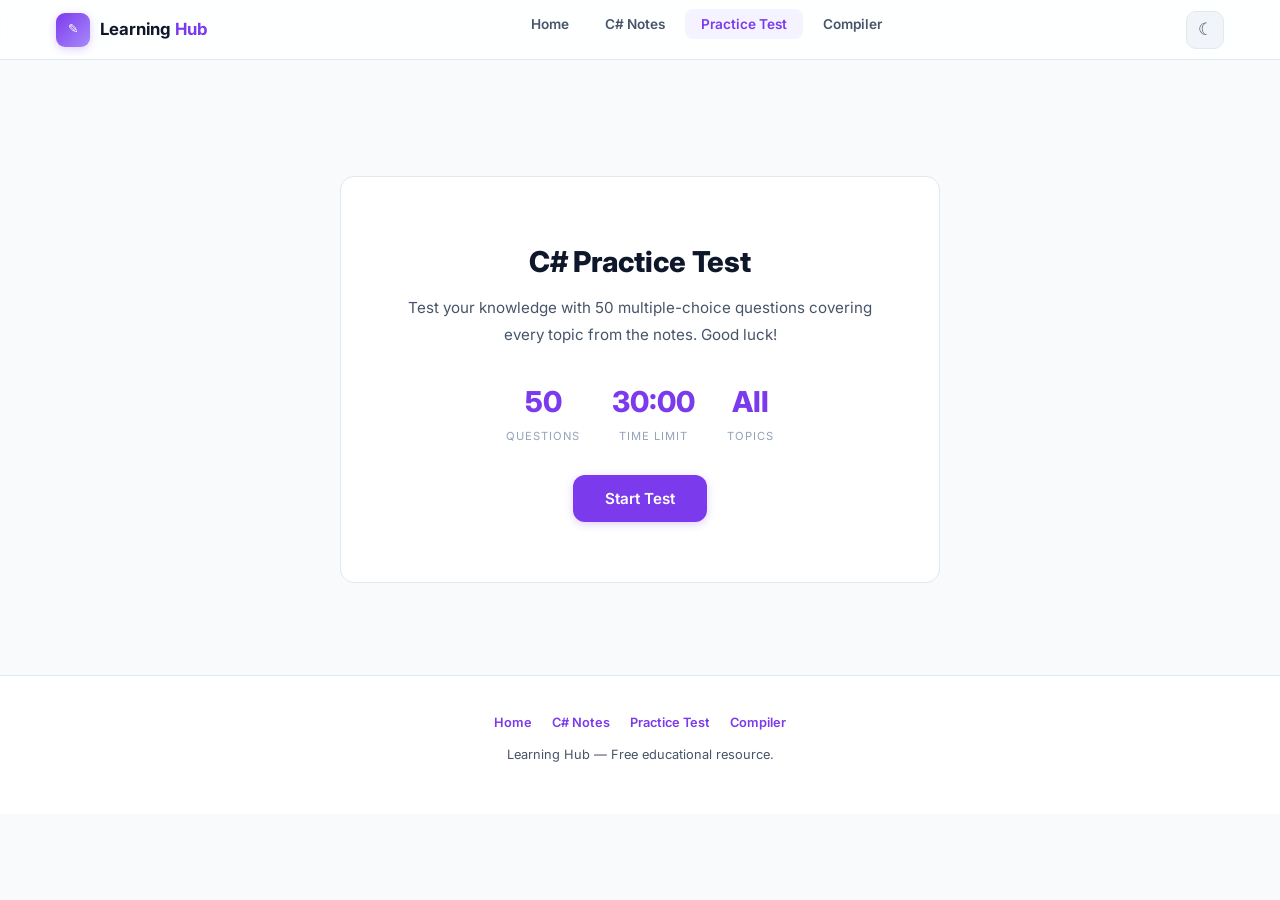
<file: csharp/quiz.html>
<!DOCTYPE html>
<html lang="en">
<head>
    <meta charset="UTF-8">
    <meta name="viewport" content="width=device-width, initial-scale=1.0">
    <title>C# Practice Test - Learning Hub</title>
    <meta name="description" content="50-question timed C# practice test. Test your knowledge across all topics.">
    <link rel="preconnect" href="https://fonts.googleapis.com">
    <link href="https://fonts.googleapis.com/css2?family=Inter:wght@400;500;600;700;800&family=JetBrains+Mono:wght@400;500&display=swap" rel="stylesheet">
    <link rel="stylesheet" href="../css/style.css">
</head>
<body data-notes-href="notes.html" data-quiz-href="quiz.html">

<nav class="navbar">
    <div class="container">
        <a href="../index.html" class="nav-logo">
            <div class="nav-logo-icon">&#9998;</div>
            <div class="nav-logo-text">Learning <span>Hub</span></div>
        </a>
        <ul class="nav-links">
            <li><a href="../index.html">Home</a></li>
            <li><a href="notes.html">C# Notes</a></li>
            <li><a href="quiz.html" class="active">Practice Test</a></li>
            <li><a href="../compiler.html">Compiler</a></li>
        </ul>
        <div class="nav-right">
            <button class="theme-toggle" onclick="toggleTheme()" aria-label="Toggle dark mode"></button>
            <button class="hamburger" onclick="toggleMobileNav()" aria-label="Menu">
                <svg viewBox="0 0 24 24" fill="none" stroke="currentColor" stroke-width="2"><path d="M3 12h18M3 6h18M3 18h18"/></svg>
            </button>
        </div>
    </div>
</nav>

<div class="mobile-nav" id="mobileNav">
    <div class="mobile-nav-inner">
        <a href="../index.html">Home</a>
        <a href="notes.html">C# Notes</a>
        <a href="quiz.html" class="active">Practice Test</a>
        <a href="../compiler.html">Compiler</a>
    </div>
</div>

<div class="content-no-sidebar">
    <div class="container" style="max-width:820px;padding-top:calc(var(--header-h) + 24px);padding-bottom:60px;">

        <div id="quiz-start" class="quiz-start-screen">
            <h2>C# Practice Test</h2>
            <p>Test your knowledge with 50 multiple-choice questions covering every topic from the notes. Good luck!</p>
            <div class="quiz-start-details">
                <div class="start-detail"><div class="val">50</div><div class="lbl">Questions</div></div>
                <div class="start-detail"><div class="val">30:00</div><div class="lbl">Time Limit</div></div>
                <div class="start-detail"><div class="val">All</div><div class="lbl">Topics</div></div>
            </div>
            <button class="btn btn-primary btn-lg" onclick="startQuiz()">Start Test</button>
        </div>

        <div id="quiz-active" style="display:none;">
            <div class="quiz-header" id="quiz-header">
                <div class="quiz-timer" id="quizTimer">
                    <div class="timer-icon">&#9201;</div>
                    <span id="timerDisplay">30:00</span>
                </div>
                <div class="quiz-info">
                    <div class="quiz-stat"><div class="val" id="answeredCount">0</div><div class="lbl">Answered</div></div>
                    <div class="quiz-stat"><div class="val">50</div><div class="lbl">Total</div></div>
                </div>
                <div>
                    <button class="btn btn-primary" onclick="submitQuiz()">Submit Test</button>
                </div>
            </div>
            <div class="progress-bar-bg"><div class="progress-bar" id="quizProgress"></div></div>
            <div id="quiz-questions"></div>
        </div>

        <div id="quiz-result" style="display:none;"></div>

    </div>
</div>

<footer class="footer">
    <div class="container">
        <div class="footer-links">
            <a href="../index.html">Home</a>
            <a href="notes.html">C# Notes</a>
            <a href="quiz.html">Practice Test</a>
            <a href="../compiler.html">Compiler</a>
        </div>
        <p>Learning Hub &mdash; Free educational resource.</p>
    </div>
</footer>

<button class="back-top" id="backTop" onclick="window.scrollTo({top:0})">&#8593;</button>
<script src="../js/app.js"></script>
</body>
</html>
</file>
<file: css/style.css>
/* ============================================================
   Learning Hub - Shared Styles
   Mobile-first, responsive for all screen sizes
   Supports light and dark themes
   ============================================================ */

/* ── Light Theme (default) ── */
:root {
    --primary: #7C3AED;
    --primary-light: #A78BFA;
    --primary-dark: #5B21B6;
    --primary-bg: #F5F3FF;
    --accent: #059669;
    --accent-light: #34D399;
    --accent-bg: #ECFDF5;
    --warn: #D97706;
    --warn-bg: #FFFBEB;
    --danger: #DC2626;
    --danger-bg: #FEF2F2;
    --bg: #F8FAFC;
    --surface: #FFFFFF;
    --text: #0F172A;
    --text-mid: #475569;
    --text-light: #94A3B8;
    --border: #E2E8F0;
    --border-light: #F1F5F9;
    --code-bg: #1E1E2E;
    --code-text: #CDD6F4;
    --code-border: #313244;
    --navbar-bg: rgba(255,255,255,.85);
    --hover-row: #FAFBFF;
    --callout-blue-bg: #EFF6FF;
    --callout-blue-border: #BFDBFE;
    --callout-blue-text: #1E40AF;
    --explanation-bg: #EFF6FF;
    --explanation-border: #BFDBFE;
    --explanation-text: #1E40AF;
    --kw: #CBA6F7;
    --str: #A6E3A1;
    --cm: #6C7086;
    --tp: #89B4FA;
    --num: #FAB387;
    --radius: 14px;
    --radius-sm: 10px;
    --shadow-sm: 0 1px 2px rgba(0,0,0,.05);
    --shadow: 0 4px 6px -1px rgba(0,0,0,.07), 0 2px 4px -2px rgba(0,0,0,.05);
    --shadow-lg: 0 10px 25px -5px rgba(0,0,0,.08), 0 8px 10px -6px rgba(0,0,0,.04);
    --header-h: 60px;
    --sidebar-w: 268px;
    --font-sans: 'Inter', system-ui, -apple-system, 'Segoe UI', sans-serif;
    --font-mono: 'JetBrains Mono', 'Cascadia Code', 'Fira Code', 'Consolas', monospace;
}

/* ── Dark Theme ── */
[data-theme="dark"] {
    --primary: #A78BFA;
    --primary-light: #C4B5FD;
    --primary-dark: #7C3AED;
    --primary-bg: rgba(124,58,237,.15);
    --accent: #34D399;
    --accent-light: #6EE7B7;
    --accent-bg: rgba(5,150,105,.15);
    --warn: #FBBF24;
    --warn-bg: rgba(217,119,6,.15);
    --danger: #F87171;
    --danger-bg: rgba(220,38,38,.15);
    --bg: #0F172A;
    --surface: #1E293B;
    --text: #E2E8F0;
    --text-mid: #94A3B8;
    --text-light: #64748B;
    --border: #334155;
    --border-light: #1E293B;
    --code-bg: #0F172A;
    --code-text: #CDD6F4;
    --code-border: #334155;
    --navbar-bg: rgba(15,23,42,.88);
    --hover-row: rgba(124,58,237,.06);
    --callout-blue-bg: rgba(59,130,246,.1);
    --callout-blue-border: rgba(59,130,246,.25);
    --callout-blue-text: #93C5FD;
    --explanation-bg: rgba(59,130,246,.1);
    --explanation-border: rgba(59,130,246,.2);
    --explanation-text: #93C5FD;
    --shadow-sm: 0 1px 2px rgba(0,0,0,.2);
    --shadow: 0 4px 6px -1px rgba(0,0,0,.3), 0 2px 4px -2px rgba(0,0,0,.2);
    --shadow-lg: 0 10px 25px -5px rgba(0,0,0,.4), 0 8px 10px -6px rgba(0,0,0,.3);
}
[data-theme="dark"] .callout-purple { background: var(--primary-bg); border-color: rgba(124,58,237,.3); color: var(--primary-light); }
[data-theme="dark"] .callout-green { background: var(--accent-bg); border-color: rgba(5,150,105,.3); color: var(--accent-light); }
[data-theme="dark"] .callout-yellow { background: var(--warn-bg); border-color: rgba(217,119,6,.3); color: var(--warn); }
[data-theme="dark"] .callout-blue { background: var(--callout-blue-bg); border-color: var(--callout-blue-border); color: var(--callout-blue-text); }
[data-theme="dark"] .output-box { background: var(--accent-bg); border-color: rgba(5,150,105,.3); color: var(--accent); }
[data-theme="dark"] .output-box::before { color: var(--accent); }
[data-theme="dark"] p code, [data-theme="dark"] li code, [data-theme="dark"] td code { background: var(--primary-bg); color: var(--primary-light); }
[data-theme="dark"] th { background: var(--primary-bg); color: var(--primary-light); }
[data-theme="dark"] tr:hover td { background: var(--hover-row); }
[data-theme="dark"] .tag { background: var(--primary-bg); color: var(--primary); border-color: rgba(124,58,237,.3); }
[data-theme="dark"] .q-explanation { background: var(--explanation-bg); border-color: var(--explanation-border); color: var(--explanation-text); }
[data-theme="dark"] .q-text code { background: var(--primary-bg); color: var(--primary-light); }
[data-theme="dark"] .q-opt:hover { border-color: var(--primary-light); background: var(--primary-bg); }
[data-theme="dark"] .q-opt.selected { border-color: var(--primary); background: var(--primary-bg); color: var(--primary-light); }
[data-theme="dark"] .q-opt.correct { border-color: var(--accent); background: var(--accent-bg); color: var(--accent); }
[data-theme="dark"] .q-opt.wrong { border-color: var(--danger); background: var(--danger-bg); color: var(--danger); }
[data-theme="dark"] .btn-white { background: var(--surface); color: var(--primary); }
[data-theme="dark"] .btn-white:hover { background: var(--border); }
[data-theme="dark"] .icon-blue { background: rgba(59,130,246,.15); }
[data-theme="dark"] .icon-orange { background: rgba(234,88,12,.15); }
[data-theme="dark"] .icon-pink { background: rgba(219,39,119,.15); }
[data-theme="dark"] .icon-teal { background: rgba(13,148,136,.15); }

/* ── Reset ── */
*, *::before, *::after { margin: 0; padding: 0; box-sizing: border-box; }
html { scroll-behavior: smooth; scroll-padding-top: calc(var(--header-h) + 24px); }
body {
    font-family: var(--font-sans);
    background: var(--bg);
    color: var(--text);
    font-size: clamp(14px, 1.6vw, 15px);
    line-height: 1.75;
    -webkit-font-smoothing: antialiased;
    -moz-osx-font-smoothing: grayscale;
    overflow-x: hidden;
    transition: background .3s, color .3s;
}
::selection { background: var(--primary-light); color: #fff; }
img { max-width: 100%; display: block; }
a { color: var(--primary); text-decoration: none; }
a:hover { text-decoration: underline; }

.container {
    width: 100%; max-width: 1200px;
    margin: 0 auto; padding: 0 16px;
}

/* ===================================================================
   HEADER / NAVBAR
   =================================================================== */
.navbar {
    position: fixed; top: 0; left: 0; right: 0; z-index: 100;
    height: var(--header-h);
    background: var(--navbar-bg);
    backdrop-filter: blur(16px) saturate(180%);
    -webkit-backdrop-filter: blur(16px) saturate(180%);
    border-bottom: 1px solid var(--border);
    transition: background .3s, border-color .3s;
}
.navbar .container {
    display: flex; align-items: center; justify-content: space-between;
    height: 100%;
}
.nav-logo { display: flex; align-items: center; gap: 10px; text-decoration: none; }
.nav-logo-icon {
    width: 34px; height: 34px; border-radius: 9px;
    background: linear-gradient(135deg, #7C3AED, #A78BFA);
    display: flex; align-items: center; justify-content: center;
    color: #fff; font-weight: 800; font-size: .8rem;
    box-shadow: 0 2px 8px rgba(124,58,237,.25);
    flex-shrink: 0;
}
.nav-logo-text { font-weight: 700; font-size: 1.05rem; color: var(--text); }
.nav-logo-text span { color: var(--primary); }

.nav-links { display: flex; align-items: center; gap: 4px; list-style: none; }
.nav-links a {
    padding: 7px 16px; border-radius: 8px; font-size: .85rem;
    font-weight: 600; color: var(--text-mid); text-decoration: none;
    transition: all .2s;
}
.nav-links a:hover { color: var(--primary); background: var(--primary-bg); }
.nav-links a.active { color: var(--primary); background: var(--primary-bg); }

.nav-right { display: flex; align-items: center; gap: 8px; }

/* Dark mode toggle button */
.theme-toggle {
    background: var(--border-light); border: 1px solid var(--border);
    width: 38px; height: 38px; border-radius: 10px;
    display: flex; align-items: center; justify-content: center;
    cursor: pointer; transition: all .2s; color: var(--text-mid);
    font-size: 1.05rem; flex-shrink: 0;
}
.theme-toggle:hover { background: var(--primary-bg); color: var(--primary); border-color: var(--primary-light); }
[data-theme="dark"] .theme-toggle { background: var(--surface); border-color: var(--border); }

.hamburger {
    display: none; background: none; border: none; cursor: pointer;
    padding: 6px; color: var(--text);
}
.hamburger svg { width: 24px; height: 24px; }

/* Mobile nav overlay */
.mobile-nav {
    display: none; position: fixed; top: var(--header-h); left: 0; right: 0; bottom: 0;
    background: rgba(0,0,0,.4); z-index: 95; opacity: 0;
    transition: opacity .3s;
}
.mobile-nav.open { display: block; opacity: 1; }
.mobile-nav-inner {
    background: var(--surface); padding: 20px; max-width: 280px;
    height: 100%; box-shadow: 4px 0 20px rgba(0,0,0,.1);
    overflow-y: auto; transition: background .3s;
}
.mobile-nav-inner a {
    display: block; padding: 12px 16px; font-size: .95rem;
    font-weight: 600; color: var(--text-mid); border-radius: 8px;
    text-decoration: none; transition: all .15s;
}
.mobile-nav-inner a:hover, .mobile-nav-inner a.active {
    background: var(--primary-bg); color: var(--primary);
}

/* ===================================================================
   SIDEBAR (Notes page)
   =================================================================== */
.sidebar {
    position: fixed; top: var(--header-h); left: 0; bottom: 0;
    width: var(--sidebar-w); background: var(--surface);
    border-right: 1px solid var(--border);
    overflow-y: auto; padding: 20px 0; z-index: 90;
    transition: background .3s, border-color .3s;
}
.sidebar::-webkit-scrollbar { width: 3px; }
.sidebar::-webkit-scrollbar-thumb { background: var(--border); border-radius: 4px; }
.toc-title {
    font-size: .6rem; text-transform: uppercase; letter-spacing: 1.6px;
    color: var(--text-light); padding: 0 18px; margin-bottom: 8px; font-weight: 700;
}
.sidebar a {
    display: flex; align-items: center; gap: 8px;
    padding: 5px 18px; font-size: .78rem;
    color: var(--text-mid); text-decoration: none;
    border-left: 2.5px solid transparent; transition: all .2s;
    font-weight: 500;
}
.sidebar a:hover { color: var(--primary); background: var(--primary-bg); border-left-color: var(--primary-light); text-decoration: none; }
.sidebar a.active { color: var(--primary); background: var(--primary-bg); border-left-color: var(--primary); font-weight: 600; }
.sidebar a.sub { padding-left: 36px; font-size: .74rem; }
.sidebar .num { font-size: .6rem; color: var(--text-light); font-weight: 600; min-width: 18px; }

/* ===================================================================
   CONTENT WRAPPERS
   =================================================================== */
.content-with-sidebar {
    margin-left: var(--sidebar-w);
    margin-top: var(--header-h);
    padding: 28px 36px 100px;
    max-width: 860px;
}
.content-no-sidebar { margin-top: var(--header-h); }

/* ===================================================================
   CARDS / SECTIONS
   =================================================================== */
.card {
    background: var(--surface); border-radius: var(--radius);
    padding: 28px 30px; margin-bottom: 22px;
    border: 1px solid var(--border);
    box-shadow: var(--shadow-sm);
    transition: box-shadow .3s, background .3s, border-color .3s;
}
.card:hover { box-shadow: var(--shadow); }

/* ===================================================================
   TYPOGRAPHY
   =================================================================== */
h1 { font-size: clamp(1.6rem, 4vw, 2.4rem); font-weight: 800; letter-spacing: -.5px; line-height: 1.2; }
h2 { font-size: clamp(1.2rem, 3vw, 1.45rem); font-weight: 800; letter-spacing: -.3px; color: var(--text); margin-bottom: 6px; }
h2 .section-num { color: var(--primary); font-weight: 800; margin-right: 6px; }
.section-line { width: 48px; height: 3px; border-radius: 3px; background: linear-gradient(90deg, var(--primary), var(--primary-light)); margin-bottom: 16px; }
h3 {
    font-size: clamp(.95rem, 2vw, 1.08rem); font-weight: 700;
    color: var(--primary-dark); margin: 22px 0 10px;
    display: flex; align-items: center; gap: 8px;
}
h3::before { content: ''; width: 4px; height: 16px; border-radius: 2px; background: var(--primary-light); flex-shrink: 0; }
h4 { font-size: .93rem; font-weight: 700; margin: 16px 0 8px; color: var(--text); }
p { margin-bottom: 12px; color: var(--text-mid); }
strong { color: var(--text); font-weight: 600; }
ul, ol { margin: 8px 0 14px 20px; color: var(--text-mid); }
li { margin-bottom: 5px; }
li::marker { color: var(--primary-light); }

/* ===================================================================
   CALLOUTS
   =================================================================== */
.callout {
    padding: 14px 18px; border-radius: var(--radius-sm); margin: 14px 0;
    font-size: .86rem; line-height: 1.65; display: flex; gap: 10px;
}
.callout-icon { font-size: 1rem; flex-shrink: 0; margin-top: 1px; }
.callout-purple { background: var(--primary-bg); border: 1px solid #DDD6FE; color: var(--primary-dark); }
.callout-green  { background: var(--accent-bg); border: 1px solid #A7F3D0; color: #065F46; }
.callout-yellow { background: var(--warn-bg); border: 1px solid #FDE68A; color: #92400E; }
.callout-blue   { background: var(--callout-blue-bg); border: 1px solid var(--callout-blue-border); color: var(--callout-blue-text); }

/* ===================================================================
   CODE BLOCKS
   =================================================================== */
pre {
    background: var(--code-bg); color: var(--code-text);
    padding: 18px 22px; border-radius: 12px;
    overflow-x: auto; margin: 12px 0;
    font-family: var(--font-mono);
    font-size: clamp(.72rem, 1.4vw, .8rem); line-height: 1.7;
    border: 1px solid var(--code-border);
    position: relative;
}
pre::before {
    content: 'C#'; position: absolute; top: 8px; right: 12px;
    font-size: .55rem; text-transform: uppercase; letter-spacing: 1px;
    color: #585B70; font-weight: 600;
}
code { font-family: var(--font-mono); }
p code, li code, td code {
    background: var(--primary-bg); color: var(--primary-dark);
    padding: 2px 6px; border-radius: 4px; font-size: .83em; font-weight: 500;
}
.kw { color: var(--kw); } .str { color: var(--str); }
.cm { color: var(--cm); font-style: italic; }
.tp { color: var(--tp); } .num { color: var(--num); }

.output-box {
    background: var(--accent-bg); border: 1px solid #A7F3D0;
    padding: 10px 16px; border-radius: var(--radius-sm);
    font-family: var(--font-mono); font-size: .8rem;
    margin: 8px 0 14px; color: #065F46;
}
.output-box::before {
    content: 'OUTPUT'; display: block; font-weight: 700;
    font-size: .58rem; letter-spacing: 1.2px; margin-bottom: 5px;
    color: var(--accent); font-family: var(--font-sans);
}

/* ===================================================================
   TABLES
   =================================================================== */
.table-wrap { overflow-x: auto; margin: 12px 0; -webkit-overflow-scrolling: touch; }
table {
    width: 100%; border-collapse: collapse;
    font-size: .84rem; border-radius: var(--radius-sm); overflow: hidden;
    border: 1px solid var(--border); min-width: 400px;
}
th {
    background: var(--primary-bg); color: var(--primary-dark);
    text-align: left; padding: 10px 14px; font-weight: 600;
    font-size: .72rem; text-transform: uppercase; letter-spacing: .5px;
}
td { padding: 9px 14px; border-top: 1px solid var(--border-light); color: var(--text-mid); }
tr:hover td { background: var(--hover-row); }

/* ===================================================================
   TAGS
   =================================================================== */
.tag {
    display: inline-block; background: var(--primary-bg); color: var(--primary);
    padding: 4px 12px; border-radius: 20px; font-size: .72rem;
    font-weight: 600; margin: 3px; border: 1px solid #DDD6FE;
}

/* ===================================================================
   HERO BANNER (Notes page)
   =================================================================== */
.hero {
    background: linear-gradient(135deg, #5B21B6 0%, #7C3AED 40%, #A78BFA 100%);
    color: #fff; border-radius: 16px; padding: 36px 34px; margin-bottom: 22px;
    position: relative; overflow: hidden;
}
.hero::before {
    content: ''; position: absolute; top: -40px; right: -40px;
    width: 200px; height: 200px; border-radius: 50%;
    background: rgba(255,255,255,.07);
}
.hero::after {
    content: ''; position: absolute; bottom: -60px; left: 35%;
    width: 300px; height: 300px; border-radius: 50%;
    background: rgba(255,255,255,.04);
}
.hero * { position: relative; z-index: 1; }
.hero h2 { color: #fff; } .hero .section-line { background: rgba(255,255,255,.35); }
.hero p { color: rgba(255,255,255,.88); } .hero strong { color: #fff; }
.hero code { background: rgba(255,255,255,.15); color: #fff; }
.hero-stats { display: flex; gap: 16px; margin-top: 18px; flex-wrap: wrap; }
.hero-stat {
    background: rgba(255,255,255,.12); border-radius: var(--radius-sm);
    padding: 8px 16px; backdrop-filter: blur(8px);
    border: 1px solid rgba(255,255,255,.12);
}
.hero-stat .val { font-size: 1.2rem; font-weight: 800; }
.hero-stat .lbl { font-size: .62rem; opacity: .8; text-transform: uppercase; letter-spacing: .5px; }

/* ===================================================================
   HOME PAGE - HERO
   =================================================================== */
.home-hero {
    background: linear-gradient(160deg, #5B21B6 0%, #7C3AED 35%, #A78BFA 70%, #C4B5FD 100%);
    color: #fff; padding: clamp(60px, 12vw, 100px) 0 clamp(50px, 10vw, 80px);
    text-align: center; position: relative; overflow: hidden;
}
.home-hero::before {
    content: ''; position: absolute; top: -80px; right: -80px;
    width: 350px; height: 350px; border-radius: 50%;
    background: rgba(255,255,255,.06);
}
.home-hero::after {
    content: ''; position: absolute; bottom: -120px; left: -60px;
    width: 400px; height: 400px; border-radius: 50%;
    background: rgba(255,255,255,.04);
}
.home-hero * { position: relative; z-index: 1; }
.home-hero h1 { color: #fff; margin-bottom: 14px; }
.home-hero p { color: rgba(255,255,255,.85); font-size: clamp(.9rem, 2vw, 1.1rem); max-width: 600px; margin: 0 auto 28px; }
.home-hero .btn-group { display: flex; justify-content: center; gap: 12px; flex-wrap: wrap; }

/* ===================================================================
   HOME PAGE - STATS BAR
   =================================================================== */
.stats-bar {
    display: grid; grid-template-columns: repeat(auto-fit, minmax(140px, 1fr));
    gap: 16px; padding: 32px 0;
}
.stat-card {
    background: var(--surface); border-radius: var(--radius);
    padding: 20px; text-align: center;
    border: 1px solid var(--border); box-shadow: var(--shadow-sm);
    transition: background .3s, border-color .3s;
}
.stat-card .val { font-size: clamp(1.4rem, 3vw, 1.8rem); font-weight: 800; color: var(--primary); }
.stat-card .lbl { font-size: .7rem; text-transform: uppercase; letter-spacing: 1px; color: var(--text-light); font-weight: 600; }

/* ===================================================================
   HOME PAGE - TOPIC GRID
   =================================================================== */
.section-title { text-align: center; margin: 48px 0 28px; }
.section-title h2 { font-size: clamp(1.3rem, 3.5vw, 1.7rem); margin-bottom: 6px; }
.section-title p { color: var(--text-mid); max-width: 500px; margin: 0 auto; }
.section-title .section-line { margin: 0 auto 12px; }

.topic-grid {
    display: grid; grid-template-columns: repeat(auto-fill, minmax(240px, 1fr));
    gap: 16px; padding-bottom: 24px;
}
.topic-card {
    background: var(--surface); border-radius: var(--radius);
    padding: 22px 20px; border: 1px solid var(--border);
    box-shadow: var(--shadow-sm); transition: all .25s;
    text-decoration: none; color: inherit; display: block;
}
.topic-card:hover {
    box-shadow: var(--shadow-lg); transform: translateY(-3px);
    border-color: var(--primary-light); text-decoration: none;
}
.topic-card-icon {
    width: 42px; height: 42px; border-radius: var(--radius-sm);
    display: flex; align-items: center; justify-content: center;
    font-size: 1.2rem; margin-bottom: 12px;
}
.topic-card h3 { font-size: .92rem; margin: 0 0 6px; color: var(--text); }
.topic-card h3::before { display: none; }
.topic-card p { font-size: .78rem; color: var(--text-light); margin: 0; line-height: 1.5; }

.icon-purple { background: var(--primary-bg); color: var(--primary); }
.icon-green  { background: var(--accent-bg); color: var(--accent); }
.icon-blue   { background: #EFF6FF; color: #3B82F6; }
.icon-orange { background: #FFF7ED; color: #EA580C; }
.icon-pink   { background: #FDF2F8; color: #DB2777; }
.icon-teal   { background: #F0FDFA; color: #0D9488; }

/* ===================================================================
   BUTTONS
   =================================================================== */
.btn {
    padding: 10px 22px; border-radius: var(--radius-sm); border: none;
    font-family: var(--font-sans); font-size: .85rem; font-weight: 600;
    cursor: pointer; transition: all .2s; display: inline-flex;
    align-items: center; gap: 6px; text-decoration: none;
}
.btn:active { transform: scale(.96); }
.btn:hover { text-decoration: none; }
.btn-primary { background: #7C3AED; color: #fff; box-shadow: 0 2px 8px rgba(124,58,237,.25); }
.btn-primary:hover { background: #6D28D9; }
.btn-white { background: #fff; color: #7C3AED; }
.btn-white:hover { background: #F5F3FF; }
.btn-outline { background: transparent; color: var(--primary); border: 1.5px solid var(--primary); }
.btn-outline:hover { background: var(--primary-bg); }
.btn-success { background: var(--accent); color: #fff; }
.btn-success:hover { background: #047857; }
.btn-danger { background: var(--danger); color: #fff; }
.btn-danger:hover { background: #B91C1C; }
.btn:disabled { opacity: .5; cursor: not-allowed; }
.btn-lg { padding: 14px 32px; font-size: .95rem; border-radius: 12px; }

/* ===================================================================
   FOOTER
   =================================================================== */
.footer {
    background: var(--surface); border-top: 1px solid var(--border);
    padding: 36px 0; text-align: center; font-size: .8rem; color: var(--text-light);
    transition: background .3s, border-color .3s;
}
.footer a { color: var(--primary); }
.footer-links { display: flex; justify-content: center; gap: 20px; margin-bottom: 10px; flex-wrap: wrap; }
.footer-links a { font-weight: 600; text-decoration: none; }
.footer-links a:hover { text-decoration: underline; }

/* ===================================================================
   BACK TO TOP
   =================================================================== */
.back-top {
    position: fixed; bottom: 24px; right: 24px;
    background: #7C3AED; color: #fff; border: none;
    width: 44px; height: 44px; border-radius: 12px;
    font-size: 1.1rem; cursor: pointer; z-index: 50;
    box-shadow: 0 4px 14px rgba(124,58,237,.3);
    opacity: 0; transform: translateY(12px); transition: all .3s;
}
.back-top.visible { opacity: 1; transform: translateY(0); }
.back-top:hover { background: #6D28D9; }

/* ===================================================================
   QUIZ STYLES
   =================================================================== */
.quiz-start-screen {
    text-align: center; padding: clamp(40px, 8vw, 60px) clamp(20px, 4vw, 40px);
    background: var(--surface); border-radius: var(--radius);
    border: 1px solid var(--border); max-width: 600px; margin: 32px auto;
}
.quiz-start-screen h2 { font-size: clamp(1.3rem, 3.5vw, 1.8rem); margin-bottom: 8px; }
.quiz-start-screen p { font-size: .95rem; color: var(--text-mid); max-width: 480px; margin: 0 auto 28px; }
.quiz-start-details { display: flex; justify-content: center; gap: clamp(16px, 4vw, 32px); margin-bottom: 28px; flex-wrap: wrap; }
.start-detail .val { font-size: clamp(1.4rem, 4vw, 1.8rem); font-weight: 800; color: var(--primary); }
.start-detail .lbl { font-size: .7rem; color: var(--text-light); text-transform: uppercase; letter-spacing: 1px; }

.quiz-header {
    background: var(--surface); border-radius: var(--radius); padding: 18px 24px;
    border: 1px solid var(--border);
    display: flex; align-items: center; justify-content: space-between;
    flex-wrap: wrap; gap: 14px; box-shadow: var(--shadow-sm);
    position: sticky; top: calc(var(--header-h) + 8px); z-index: 10;
    margin-bottom: 8px;
}
.quiz-timer {
    display: flex; align-items: center; gap: 8px;
    font-family: var(--font-mono); font-size: clamp(1.1rem, 3vw, 1.4rem); font-weight: 700;
}
.timer-icon {
    width: 36px; height: 36px; border-radius: 50%;
    background: var(--primary-bg); display: flex;
    align-items: center; justify-content: center; font-size: 1rem;
}
.quiz-timer.warning .timer-icon { background: var(--warn-bg); }
.quiz-timer.warning { color: var(--warn); }
.quiz-timer.danger .timer-icon { background: var(--danger-bg); }
.quiz-timer.danger { color: var(--danger); }

.quiz-info { display: flex; gap: 14px; align-items: center; flex-wrap: wrap; }
.quiz-stat { text-align: center; padding: 4px 14px; border-radius: 8px; background: var(--border-light); }
.quiz-stat .val { font-size: 1.05rem; font-weight: 700; color: var(--text); }
.quiz-stat .lbl { font-size: .6rem; color: var(--text-light); text-transform: uppercase; letter-spacing: .8px; }

.progress-bar-bg {
    width: 100%; height: 5px; background: var(--border-light);
    border-radius: 3px; overflow: hidden; margin-bottom: 16px;
}
.progress-bar {
    height: 100%; background: linear-gradient(90deg, #7C3AED, #A78BFA);
    border-radius: 3px; transition: width .3s; width: 0%;
}

.q-card {
    background: var(--surface); border-radius: var(--radius); padding: 24px 26px;
    margin-bottom: 16px; border: 1px solid var(--border);
    box-shadow: var(--shadow-sm); transition: box-shadow .3s, background .3s;
}
.q-card:hover { box-shadow: var(--shadow); }
.q-num { font-size: .65rem; font-weight: 700; text-transform: uppercase; letter-spacing: 1px; color: var(--primary); margin-bottom: 8px; }
.q-topic { display: inline-block; font-size: .6rem; font-weight: 600; background: var(--primary-bg); color: var(--primary); padding: 2px 9px; border-radius: 16px; margin-left: 6px; vertical-align: middle; }
.q-text { font-size: .92rem; font-weight: 600; color: var(--text); margin-bottom: 14px; line-height: 1.6; }
.q-text code { background: var(--primary-bg); color: var(--primary-dark); padding: 2px 5px; border-radius: 4px; font-size: .84em; }

.q-options { display: flex; flex-direction: column; gap: 7px; }
.q-opt {
    display: flex; align-items: flex-start; gap: 10px;
    padding: 11px 14px; border-radius: var(--radius-sm);
    border: 1.5px solid var(--border); cursor: pointer;
    transition: all .2s; font-size: .86rem; color: var(--text-mid);
}
.q-opt:hover { border-color: var(--primary-light); background: var(--primary-bg); }
.q-opt.selected { border-color: var(--primary); background: var(--primary-bg); color: var(--primary-dark); }
.q-opt.correct { border-color: var(--accent); background: var(--accent-bg); color: #065F46; }
.q-opt.wrong { border-color: var(--danger); background: var(--danger-bg); color: #991B1B; }
.q-opt-letter {
    width: 24px; height: 24px; border-radius: 50%;
    background: var(--border-light); display: flex;
    align-items: center; justify-content: center;
    font-weight: 700; font-size: .72rem; flex-shrink: 0; transition: all .2s;
}
.q-opt.selected .q-opt-letter { background: #7C3AED; color: #fff; }
.q-opt.correct .q-opt-letter { background: var(--accent); color: #fff; }
.q-opt.wrong .q-opt-letter { background: var(--danger); color: #fff; }
.q-opt-text { padding-top: 1px; }

.q-explanation {
    margin-top: 12px; padding: 12px 16px; border-radius: var(--radius-sm);
    background: var(--explanation-bg); border: 1px solid var(--explanation-border);
    font-size: .82rem; color: var(--explanation-text); display: none; line-height: 1.6;
}
.q-explanation.show { display: block; animation: fadeIn .3s; }

.quiz-result {
    text-align: center; padding: clamp(36px, 8vw, 50px) clamp(20px, 4vw, 40px);
    background: var(--surface); border-radius: var(--radius);
    border: 1px solid var(--border); margin-bottom: 24px;
}
.score-circle {
    width: clamp(110px, 20vw, 150px); height: clamp(110px, 20vw, 150px);
    border-radius: 50%; margin: 0 auto 18px;
    display: flex; flex-direction: column; align-items: center; justify-content: center;
    font-size: clamp(1.6rem, 4vw, 2.2rem); font-weight: 800;
    border: 6px solid var(--border);
}
.score-circle.excellent { border-color: var(--accent); color: var(--accent); }
.score-circle.good { border-color: #3B82F6; color: #3B82F6; }
.score-circle.average { border-color: var(--warn); color: var(--warn); }
.score-circle.poor { border-color: var(--danger); color: var(--danger); }
.score-circle .pct { font-size: .75rem; font-weight: 600; }
.result-msg { font-size: 1.1rem; font-weight: 700; margin-bottom: 6px; }
.result-sub { color: var(--text-mid); margin-bottom: 24px; }
.result-stats { display: flex; justify-content: center; gap: clamp(16px, 4vw, 32px); margin-bottom: 24px; flex-wrap: wrap; }
.result-stat .val { font-size: 1.2rem; font-weight: 700; }
.result-stat .lbl { font-size: .65rem; color: var(--text-light); text-transform: uppercase; }
.result-stat.c-stat .val { color: var(--accent); }
.result-stat.w-stat .val { color: var(--danger); }
.result-stat.s-stat .val { color: var(--text-light); }
.result-stat.t-stat .val { color: var(--primary); }

/* ===================================================================
   COMPILER PAGE
   =================================================================== */
.compiler-wrap {
    display: grid; grid-template-columns: 1fr;
    gap: 16px; padding: 24px 0 60px;
}
.compiler-toolbar {
    display: flex; align-items: center; gap: 10px; flex-wrap: wrap;
}
.compiler-select {
    padding: 9px 14px; border-radius: var(--radius-sm);
    border: 1px solid var(--border); background: var(--surface);
    font-family: var(--font-sans); font-size: .85rem; font-weight: 600;
    color: var(--text); cursor: pointer; min-width: 160px;
    transition: border-color .2s;
}
.compiler-select:focus { outline: none; border-color: var(--primary); }

.compiler-editor {
    width: 100%; min-height: 320px; padding: 18px 20px;
    font-family: var(--font-mono); font-size: .82rem; line-height: 1.7;
    background: var(--code-bg); color: var(--code-text);
    border: 1px solid var(--code-border); border-radius: 12px;
    resize: vertical; tab-size: 4;
    transition: border-color .2s;
}
.compiler-editor:focus { outline: none; border-color: var(--primary); }

.compiler-output {
    background: var(--surface); border: 1px solid var(--border);
    border-radius: 12px; padding: 18px 20px;
    font-family: var(--font-mono); font-size: .82rem; line-height: 1.6;
    min-height: 100px; white-space: pre-wrap; word-break: break-word;
    color: var(--text-mid); transition: background .3s, border-color .3s;
}
.compiler-output.has-error { color: var(--danger); }
.compiler-output.has-output { color: var(--accent); }
.compiler-output-label {
    font-size: .6rem; font-weight: 700; text-transform: uppercase;
    letter-spacing: 1.2px; color: var(--text-light); margin-bottom: 6px;
    font-family: var(--font-sans);
}
.compiler-status {
    font-size: .75rem; color: var(--text-light); font-weight: 500;
}
.spinner {
    display: inline-block; width: 16px; height: 16px;
    border: 2px solid var(--border); border-top-color: var(--primary);
    border-radius: 50%; animation: spin .6s linear infinite;
    vertical-align: middle; margin-right: 6px;
}
@keyframes spin { to { transform: rotate(360deg); } }

/* ===================================================================
   ANIMATIONS
   =================================================================== */
@keyframes fadeIn { from { opacity: 0; transform: translateY(6px); } to { opacity: 1; transform: translateY(0); } }
@keyframes fadeInUp { from { opacity: 0; transform: translateY(20px); } to { opacity: 1; transform: translateY(0); } }
.fade-in { animation: fadeInUp .5s ease-out both; }

/* ===================================================================
   RESPONSIVE
   =================================================================== */
@media (max-width: 1024px) {
    .sidebar { transform: translateX(-100%); transition: transform .3s cubic-bezier(.4,0,.2,1); z-index: 150; box-shadow: none; }
    .sidebar.open { transform: translateX(0); box-shadow: 4px 0 24px rgba(0,0,0,.1); }
    .content-with-sidebar { margin-left: 0; padding: 24px 20px 80px; max-width: 100%; }
    .hamburger { display: block; }
    .nav-links { display: none; }
    .topic-grid { grid-template-columns: repeat(auto-fill, minmax(200px, 1fr)); }
}
@media (max-width: 768px) {
    .container { padding: 0 14px; }
    .card { padding: 22px 18px; }
    .hero { padding: 28px 22px; }
    .quiz-header { flex-direction: column; align-items: stretch; text-align: center; padding: 14px 16px; }
    .quiz-info { justify-content: center; }
    .q-card { padding: 20px 18px; }
    h1 { font-size: clamp(1.4rem, 5vw, 1.8rem); }
    .home-hero { padding: 50px 0 40px; }
}
@media (max-width: 480px) {
    :root { --header-h: 54px; }
    .container { padding: 0 12px; }
    .card { padding: 18px 14px; border-radius: 12px; }
    .hero { padding: 22px 16px; border-radius: 12px; }
    .hero-stats { flex-direction: column; gap: 8px; }
    .topic-grid { grid-template-columns: 1fr; gap: 12px; }
    .stats-bar { grid-template-columns: repeat(2, 1fr); gap: 10px; }
    .stat-card { padding: 14px 10px; }
    .quiz-start-details { flex-direction: column; gap: 12px; }
    pre { padding: 14px 12px; font-size: .72rem; border-radius: 10px; }
    table { font-size: .78rem; min-width: 320px; }
    th, td { padding: 8px 10px; }
    .btn-lg { padding: 12px 24px; font-size: .88rem; }
    .q-opt { padding: 10px 12px; }
    .home-hero { padding: 40px 0 32px; }
    .footer { padding: 28px 0; }
    .compiler-editor { min-height: 220px; font-size: .75rem; }
}
@media (max-width: 360px) {
    .stats-bar { grid-template-columns: 1fr; }
    .home-hero .btn-group { flex-direction: column; align-items: center; }
}
</file>
